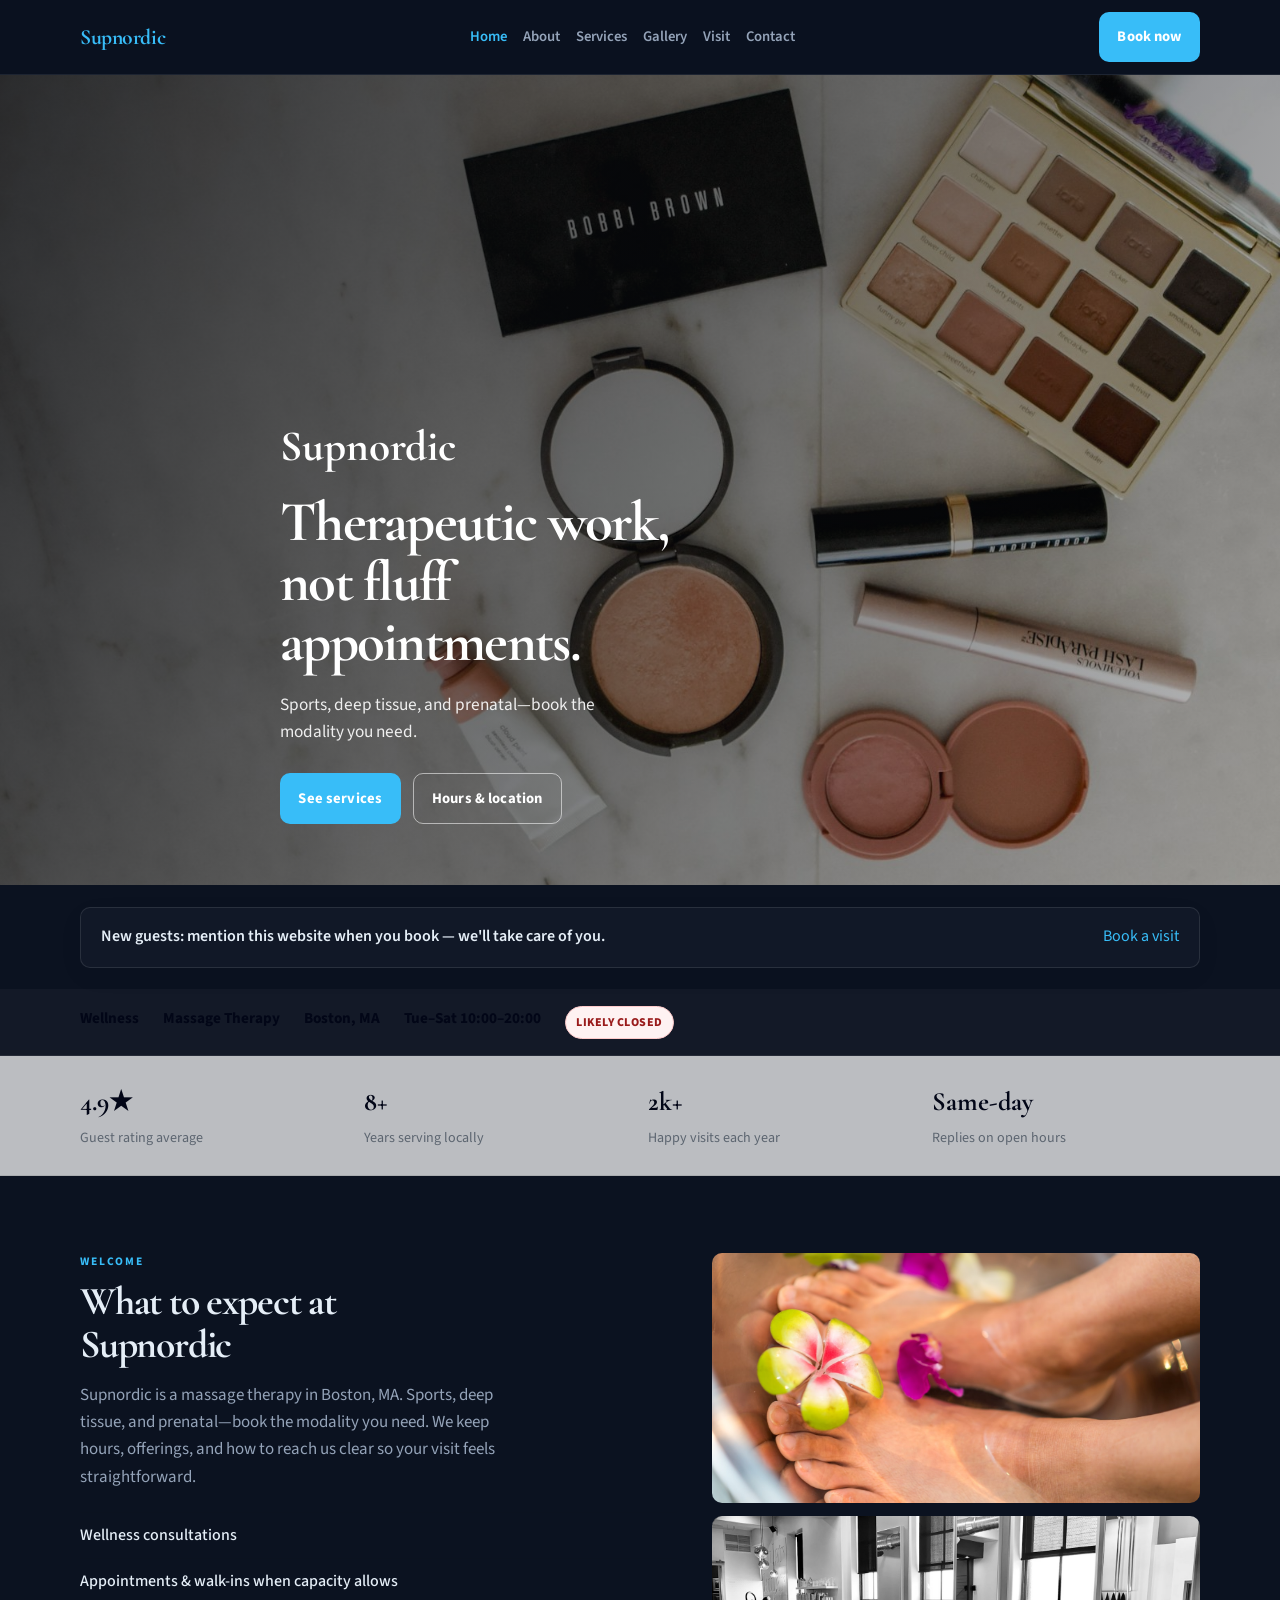
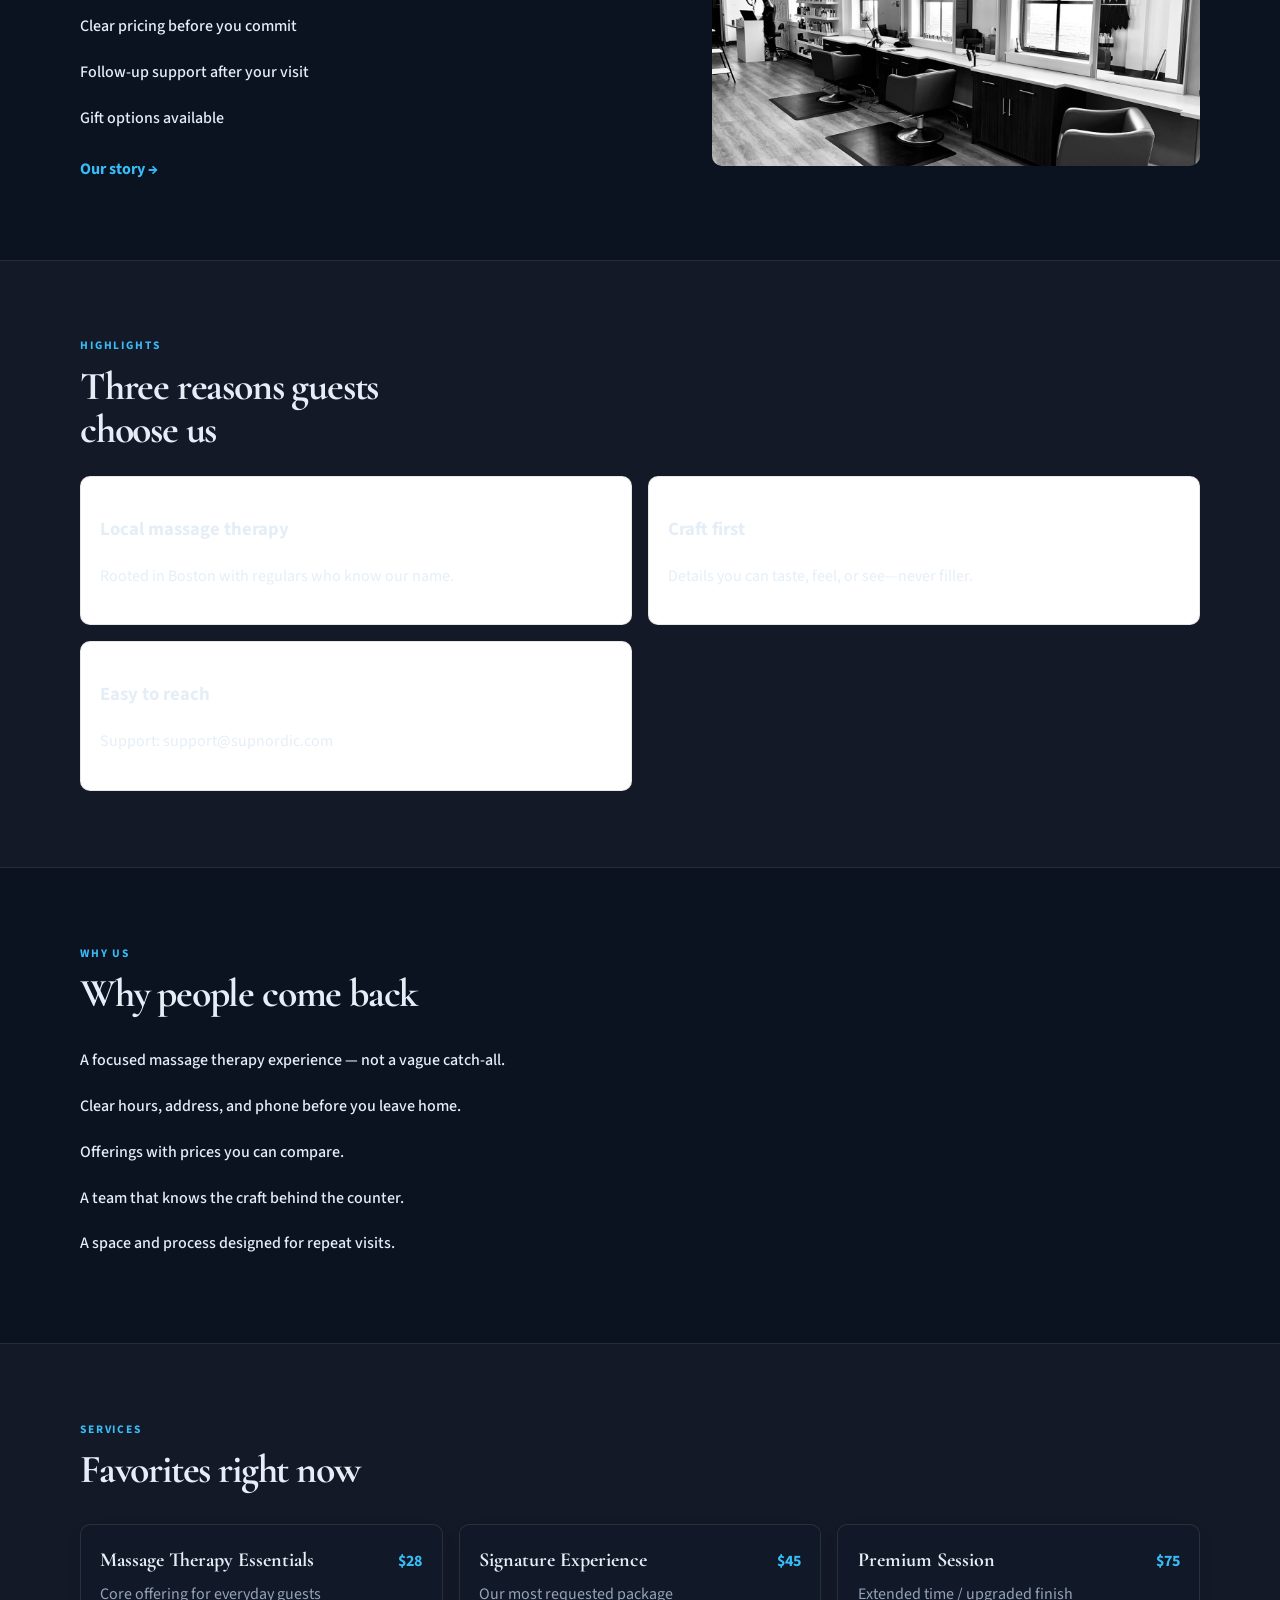
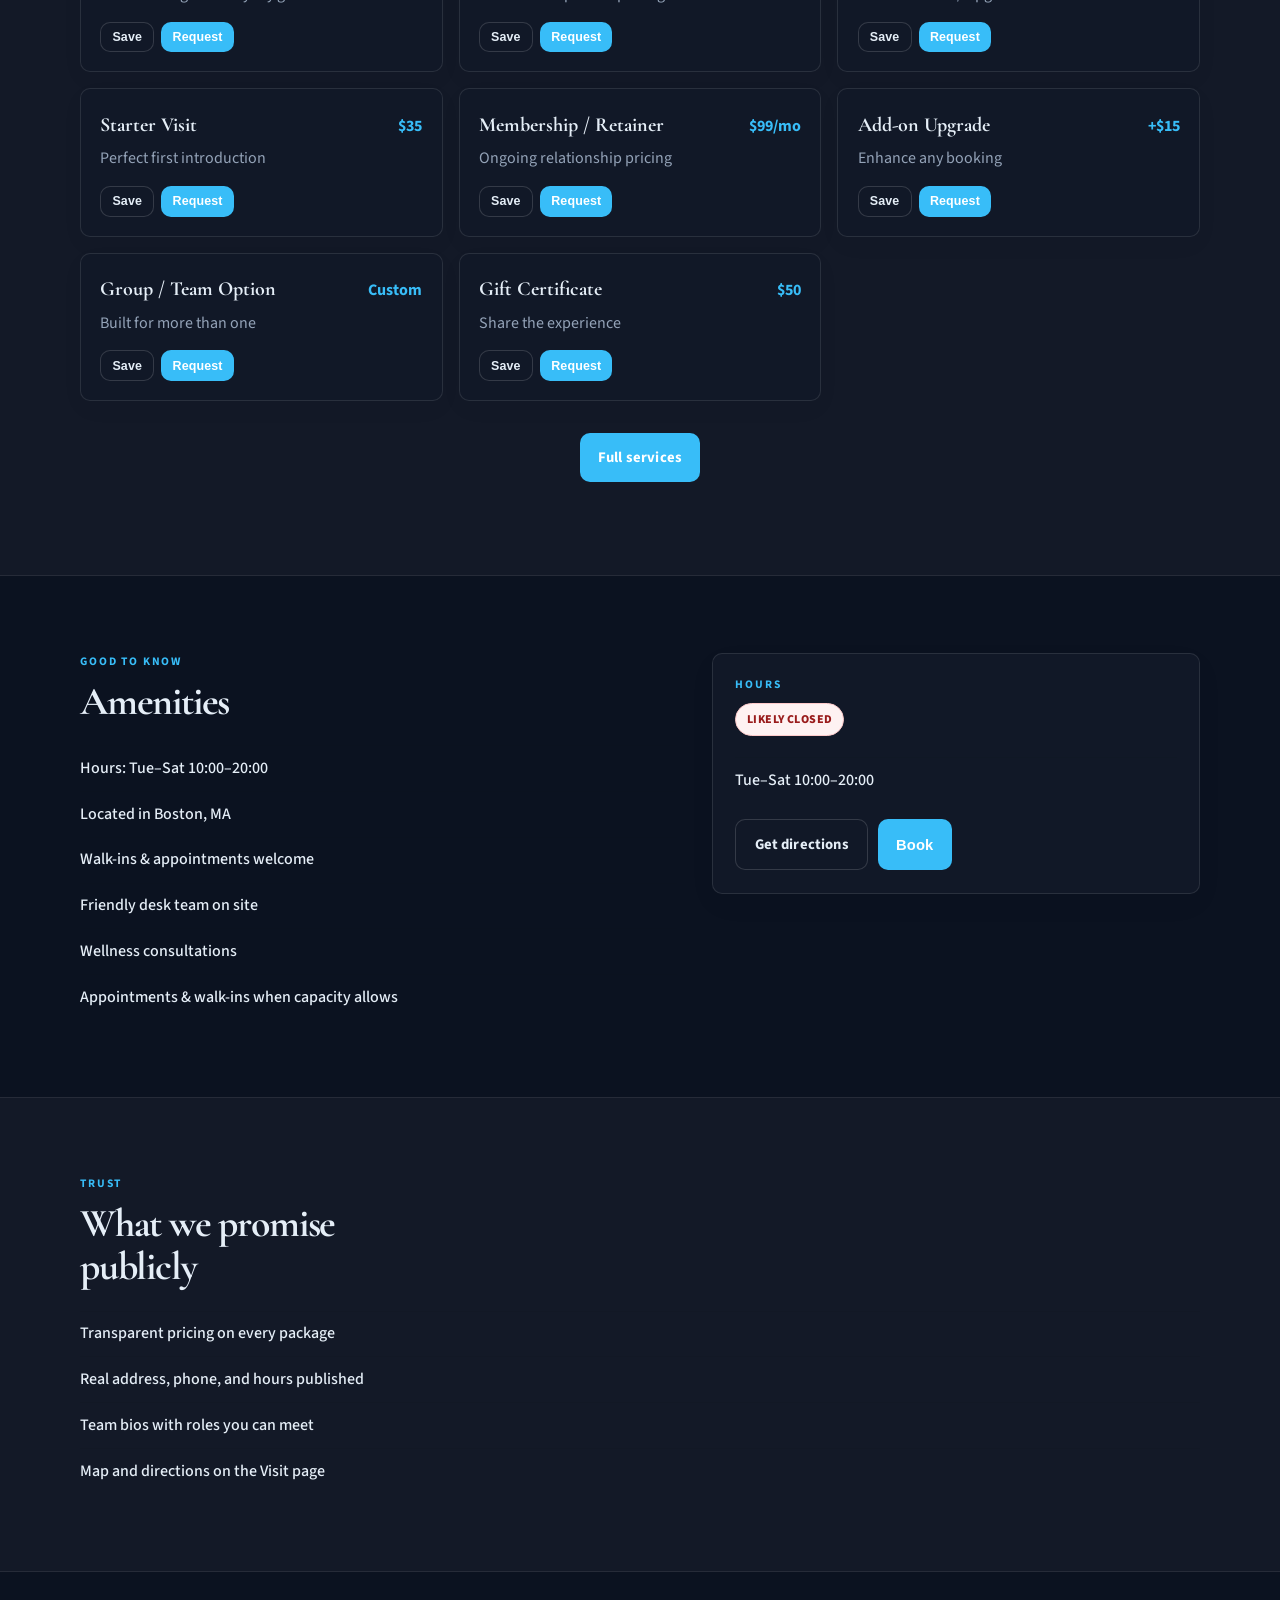
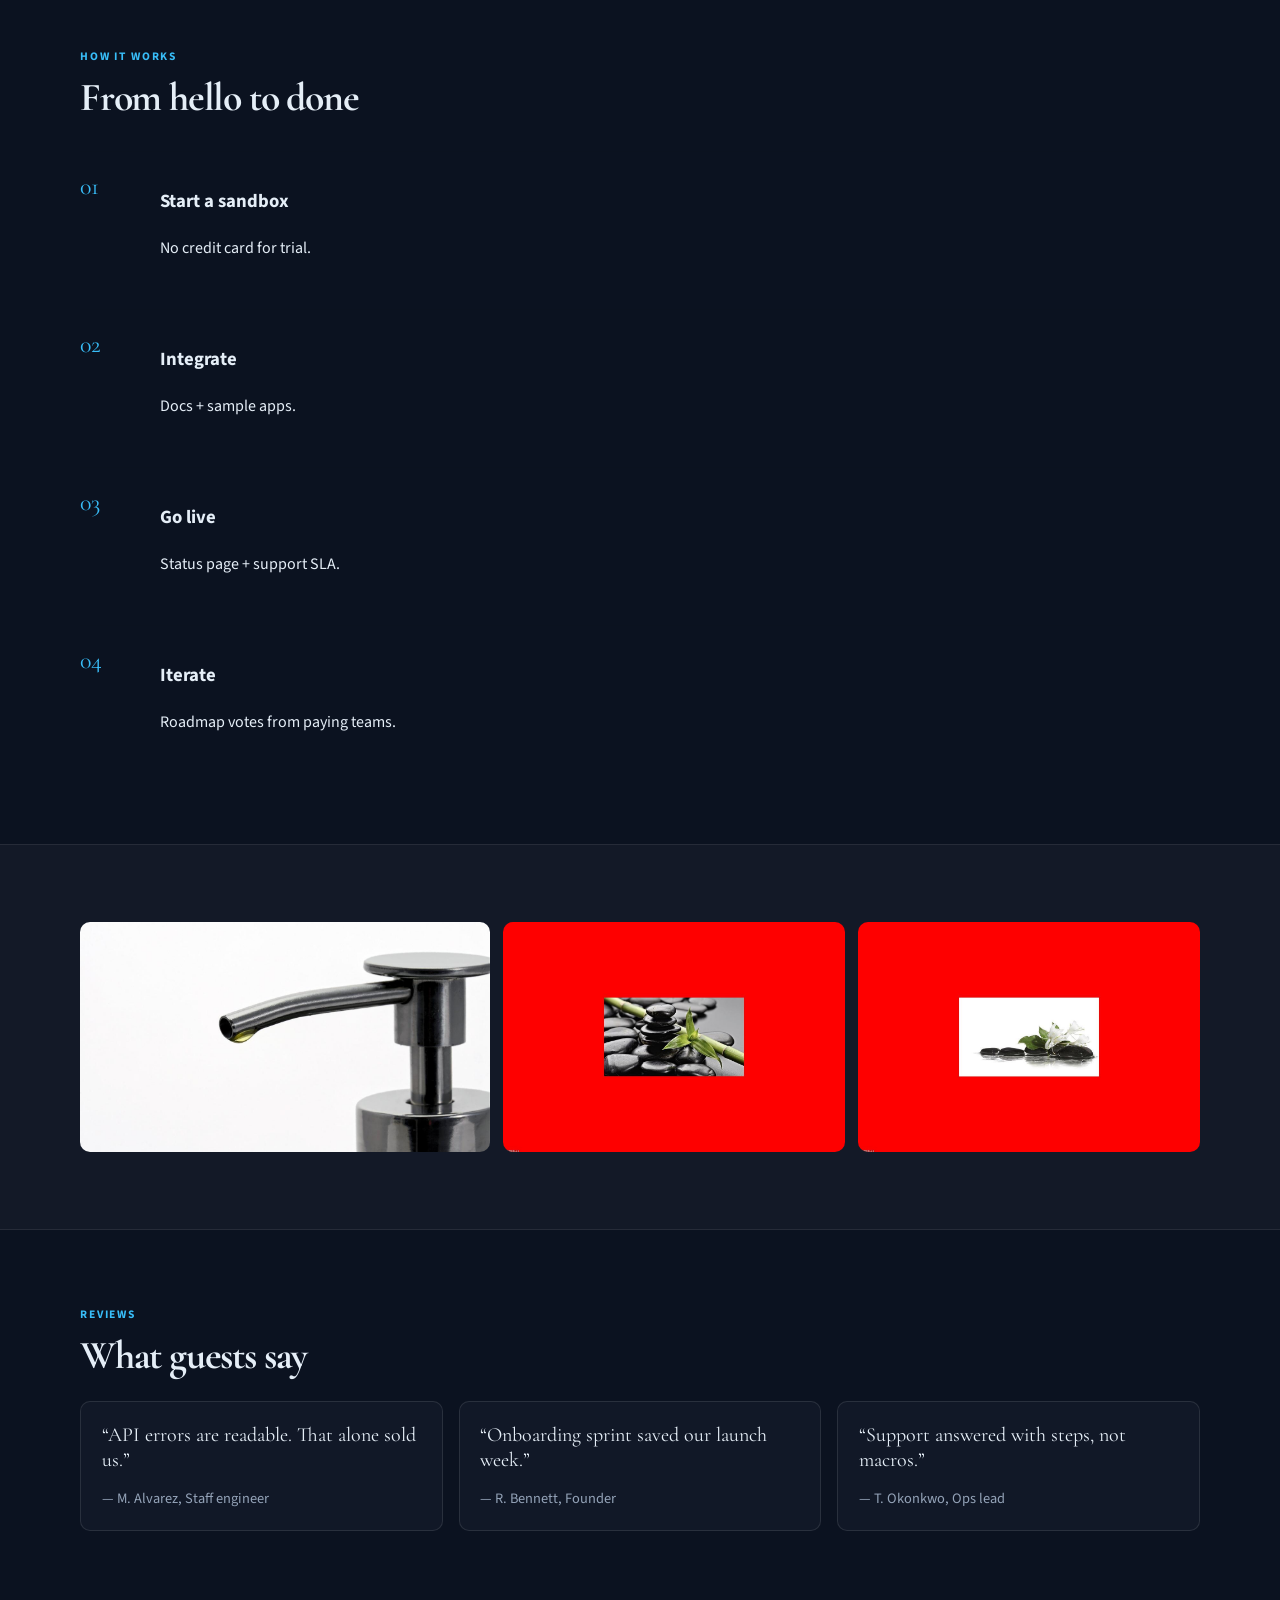
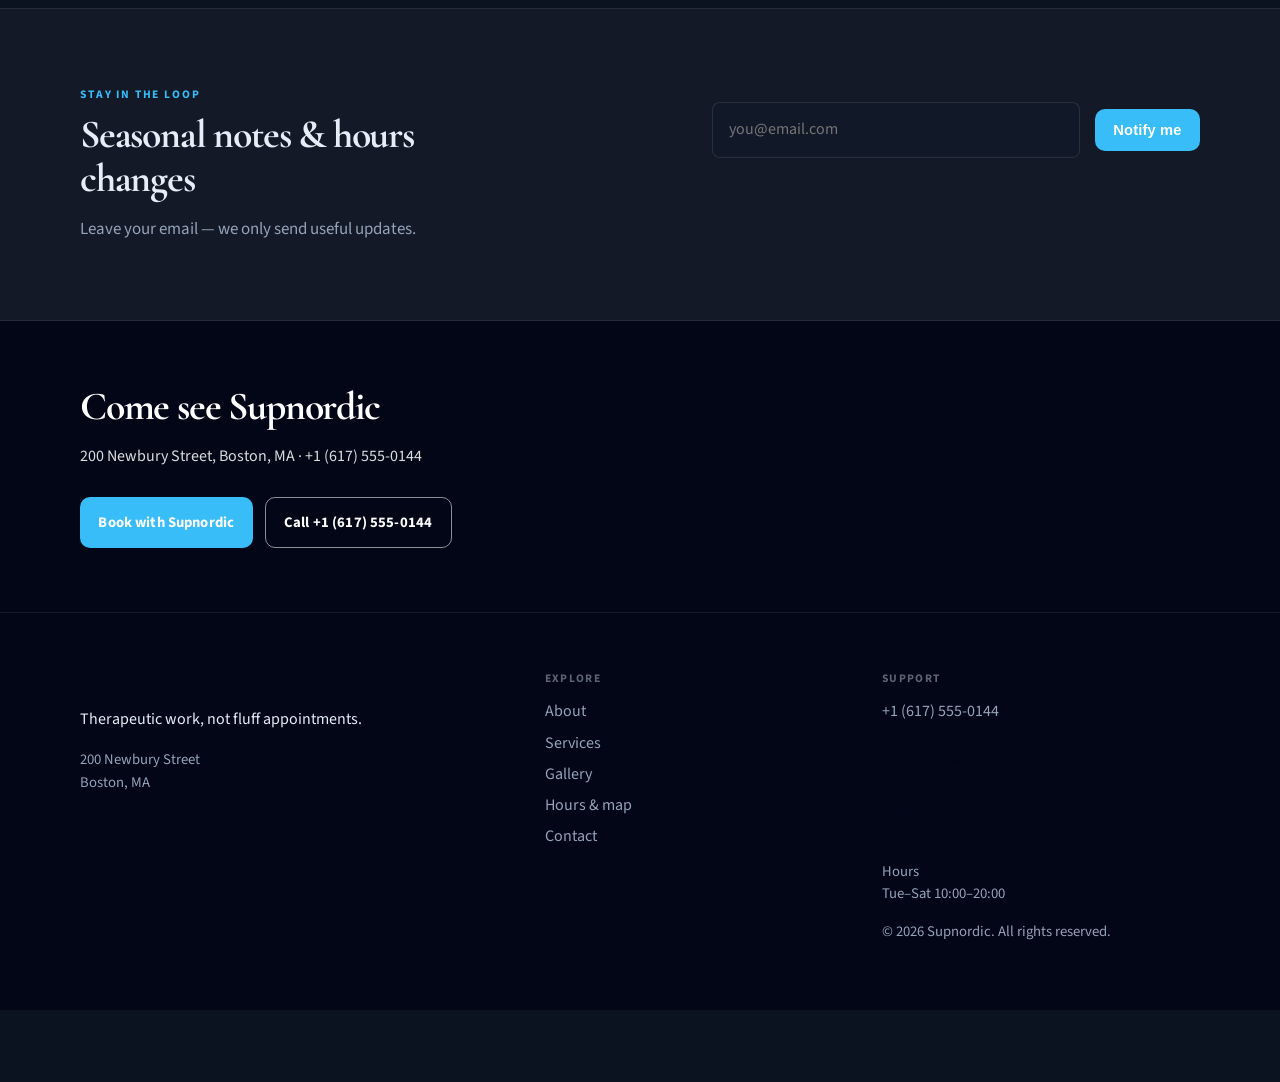
<file: index.html>
<!DOCTYPE html>
<html lang="en">
<head>
  <meta charset="UTF-8" />
  <meta name="viewport" content="width=device-width, initial-scale=1" />
  <title>Supnordic | Massage Therapy</title>
  <meta name="description" content="Supnordic — Therapeutic work, not fluff appointments." />
  <meta name="theme-color" content="#111111" />
  <link rel="preconnect" href="https://fonts.googleapis.com" />
  <link rel="preconnect" href="https://fonts.gstatic.com" crossorigin />
  <link href="https://fonts.googleapis.com/css2?family=Cormorant+Garamond:wght@600;700&family=Source+Sans+3:wght@400;500;600;700&display=swap" rel="stylesheet" />
  <link rel="stylesheet" href="styles.css" />
  <link rel="icon" href="favicon.svg" type="image/svg+xml" />
</head>
<body>

  <header class="top">
    <div class="shell bar">
      <a class="logo" href="index.html">Supnordic</a>
      <button class="nav-toggle" type="button" aria-label="Open menu" data-nav-toggle>
        <span></span><span></span><span></span>
      </button>
      <nav data-nav><a href="index.html" class="on">Home</a><a href="about.html">About</a><a href="offerings.html">Services</a><a href="gallery.html">Gallery</a><a href="visit.html">Visit</a><a href="contact.html">Contact</a></nav>
      <a class="cta" href="contact.html" data-open-book>Book now</a>
    </div>
  </header>
  <main>
    <section class="hero">
      <div class="hero-bg" style="background-image:url('assets/img-1.jpg')"></div>
      <div class="hero-shade"></div>
      <div class="shell hero-copy">
        <p class="brand">Supnordic</p>
        <h1>Therapeutic work, not fluff appointments.</h1>
        <p class="lede">Sports, deep tissue, and prenatal—book the modality you need.</p>
        <div class="actions">
          <a class="btn solid" href="offerings.html">See services</a>
          <a class="btn line" href="visit.html">Hours &amp; location</a>
        </div>
      </div>
    </section>

    <div class="promo shell"><p>New guests: mention this website when you book — we'll take care of you.</p><button type="button" class="text-cta" data-open-book>Book a visit</button></div>

    <section class="strip"><div class="shell strip-row">
      <span>Wellness</span><span>Massage Therapy</span>
      <span>Boston, MA</span><span>Tue–Sat 10:00–20:00</span>
      <span class="open-badge" data-open-badge>Checking hours…</span>
    </div></section>

    <section class="stats-band"><div class="shell stats-row"><div class="stat"><b>4.9★</b><span>Guest rating average</span></div>
<div class="stat"><b>8+</b><span>Years serving locally</span></div>
<div class="stat"><b>2k+</b><span>Happy visits each year</span></div>
<div class="stat"><b>Same-day</b><span>Replies on open hours</span></div></div></section>

    <section class="block">
      <div class="shell split">
        <div>
          <p class="eyebrow">Welcome</p>
          <h2>What to expect at Supnordic</h2>
          <p class="lead">Supnordic is a massage therapy in Boston, MA. Sports, deep tissue, and prenatal—book the modality you need. We keep hours, offerings, and how to reach us clear so your visit feels straightforward.</p>
          <ul class="checks"><li>Wellness consultations</li>
<li>Appointments & walk-ins when capacity allows</li>
<li>Clear pricing before you commit</li>
<li>Follow-up support after your visit</li>
<li>Gift options available</li></ul>
          <a class="textlink" href="about.html">Our story →</a>
        </div>
        <div class="about-photos">
          <img src="assets/img-2.jpg" alt="Supnordic" />
          <img src="assets/img-3.jpg" alt="Supnordic" />
        </div>
      </div>
    </section>

    <section class="block tint">
      <div class="shell">
        <p class="eyebrow">Highlights</p>
        <h2>Three reasons guests choose us</h2>
        <div class="value-grid"><article><h3>Local massage therapy</h3><p>Rooted in Boston with regulars who know our name.</p></article>
<article><h3>Craft first</h3><p>Details you can taste, feel, or see—never filler.</p></article>
<article><h3>Easy to reach</h3><p>Support: support@supnordic.com</p></article></div>
      </div>
    </section>

    <section class="block">
      <div class="shell">
        <p class="eyebrow">Why us</p>
        <h2>Why people come back</h2>
        <ul class="why"><li>A focused massage therapy experience — not a vague catch-all.</li>
<li>Clear hours, address, and phone before you leave home.</li>
<li>Offerings with prices you can compare.</li>
<li>A team that knows the craft behind the counter.</li>
<li>A space and process designed for repeat visits.</li></ul>
      </div>
    </section>

    <section class="block tint">
      <div class="shell">
        <p class="eyebrow">Services</p>
        <h2>Favorites right now</h2>
        <div class="menu-grid"><article class="item" data-item="Massage Therapy Essentials">
          <div class="item-top"><h3>Massage Therapy Essentials</h3><span class="price">$28</span></div>
          <p>Core offering for everyday guests</p>
          <div class="item-actions">
            <button type="button" class="btn quiet mini" data-save-item data-name="Massage Therapy Essentials">Save</button>
            <button type="button" class="btn solid mini" data-open-book data-pref="Massage Therapy Essentials">Request</button>
          </div>
        </article>
<article class="item" data-item="Signature Experience">
          <div class="item-top"><h3>Signature Experience</h3><span class="price">$45</span></div>
          <p>Our most requested package</p>
          <div class="item-actions">
            <button type="button" class="btn quiet mini" data-save-item data-name="Signature Experience">Save</button>
            <button type="button" class="btn solid mini" data-open-book data-pref="Signature Experience">Request</button>
          </div>
        </article>
<article class="item" data-item="Premium Session">
          <div class="item-top"><h3>Premium Session</h3><span class="price">$75</span></div>
          <p>Extended time / upgraded finish</p>
          <div class="item-actions">
            <button type="button" class="btn quiet mini" data-save-item data-name="Premium Session">Save</button>
            <button type="button" class="btn solid mini" data-open-book data-pref="Premium Session">Request</button>
          </div>
        </article>
<article class="item" data-item="Starter Visit">
          <div class="item-top"><h3>Starter Visit</h3><span class="price">$35</span></div>
          <p>Perfect first introduction</p>
          <div class="item-actions">
            <button type="button" class="btn quiet mini" data-save-item data-name="Starter Visit">Save</button>
            <button type="button" class="btn solid mini" data-open-book data-pref="Starter Visit">Request</button>
          </div>
        </article>
<article class="item" data-item="Membership / Retainer">
          <div class="item-top"><h3>Membership / Retainer</h3><span class="price">$99/mo</span></div>
          <p>Ongoing relationship pricing</p>
          <div class="item-actions">
            <button type="button" class="btn quiet mini" data-save-item data-name="Membership / Retainer">Save</button>
            <button type="button" class="btn solid mini" data-open-book data-pref="Membership / Retainer">Request</button>
          </div>
        </article>
<article class="item" data-item="Add-on Upgrade">
          <div class="item-top"><h3>Add-on Upgrade</h3><span class="price">+$15</span></div>
          <p>Enhance any booking</p>
          <div class="item-actions">
            <button type="button" class="btn quiet mini" data-save-item data-name="Add-on Upgrade">Save</button>
            <button type="button" class="btn solid mini" data-open-book data-pref="Add-on Upgrade">Request</button>
          </div>
        </article>
<article class="item" data-item="Group / Team Option">
          <div class="item-top"><h3>Group / Team Option</h3><span class="price">Custom</span></div>
          <p>Built for more than one</p>
          <div class="item-actions">
            <button type="button" class="btn quiet mini" data-save-item data-name="Group / Team Option">Save</button>
            <button type="button" class="btn solid mini" data-open-book data-pref="Group / Team Option">Request</button>
          </div>
        </article>
<article class="item" data-item="Gift Certificate">
          <div class="item-top"><h3>Gift Certificate</h3><span class="price">$50</span></div>
          <p>Share the experience</p>
          <div class="item-actions">
            <button type="button" class="btn quiet mini" data-save-item data-name="Gift Certificate">Save</button>
            <button type="button" class="btn solid mini" data-open-book data-pref="Gift Certificate">Request</button>
          </div>
        </article></div>
        <p class="center-cta"><a class="btn solid" href="offerings.html">Full services</a></p>
      </div>
    </section>

    <section class="block">
      <div class="shell amenity-grid">
        <div>
          <p class="eyebrow">Good to know</p>
          <h2>Amenities</h2>
          <ul class="checks"><li>Hours: Tue–Sat 10:00–20:00</li>
<li>Located in Boston, MA</li>
<li>Walk-ins & appointments welcome</li>
<li>Friendly desk team on site</li>
<li>Wellness consultations</li>
<li>Appointments & walk-ins when capacity allows</li></ul>
        </div>
        <div class="hours-card">
          <p class="eyebrow">Hours</p>
          <span class="open-badge" data-open-badge>Checking hours…</span>
          <ul class="hours"><li>Tue–Sat 10:00–20:00</li></ul>
          <div class="card-actions">
            <a class="btn quiet" href="visit.html">Get directions</a>
            <button type="button" class="btn solid" data-open-book>Book</button>
          </div>
        </div>
      </div>
    </section>

    <section class="block tint">
      <div class="shell">
        <p class="eyebrow">Trust</p>
        <h2>What we promise publicly</h2>
        <ul class="checks"><li>Transparent pricing on every package</li>
<li>Real address, phone, and hours published</li>
<li>Team bios with roles you can meet</li>
<li>Map and directions on the Visit page</li></ul>
      </div>
    </section>

    <section class="block">
      <div class="shell">
        <p class="eyebrow">How it works</p>
        <h2>From hello to done</h2>
        <ol class="process"><li><span>01</span><div><h3>Start a sandbox</h3><p>No credit card for trial.</p></div></li>
<li><span>02</span><div><h3>Integrate</h3><p>Docs + sample apps.</p></div></li>
<li><span>03</span><div><h3>Go live</h3><p>Status page + support SLA.</p></div></li>
<li><span>04</span><div><h3>Iterate</h3><p>Roadmap votes from paying teams.</p></div></li></ol>
      </div>
    </section>

    <section class="block tint">
      <div class="shell mosaic">
        <img src="assets/img-10.jpg" alt="" />
        <img src="assets/img-11.jpg" alt="" />
        <img src="assets/img-12.jpg" alt="" />
      </div>
    </section>

    <section class="block">
      <div class="shell">
        <p class="eyebrow">Reviews</p>
        <h2>What guests say</h2>
        <div class="quotes"><blockquote><p>“API errors are readable. That alone sold us.”</p><footer>— M. Alvarez, Staff engineer</footer></blockquote>
<blockquote><p>“Onboarding sprint saved our launch week.”</p><footer>— R. Bennett, Founder</footer></blockquote>
<blockquote><p>“Support answered with steps, not macros.”</p><footer>— T. Okonkwo, Ops lead</footer></blockquote></div>
      </div>
    </section>

    <section class="block tint">
      <div class="shell newsletter">
        <div>
          <p class="eyebrow">Stay in the loop</p>
          <h2>Seasonal notes &amp; hours changes</h2>
          <p class="lead">Leave your email — we only send useful updates.</p>
        </div>
        <form class="news-form" data-newsletter>
          <label class="sr">Email</label>
          <input type="email" name="email" placeholder="you@email.com" required />
          <button type="submit" class="btn solid">Notify me</button>
        </form>
      </div>
    </section>

    <section class="cta-band">
      <div class="shell">
        <h2>Come see Supnordic</h2>
        <p>200 Newbury Street, Boston, MA · +1 (617) 555-0144</p>
        <div class="actions">
          <a class="btn solid" href="contact.html">Book with Supnordic</a>
          <a class="btn line" href="tel:+16175550144">Call +1 (617) 555-0144</a>
        </div>
      </div>
    </section>
  </main>

  <footer class="foot">
    <div class="shell foot-grid">
      <div>
        <strong>Supnordic</strong>
        <p>Therapeutic work, not fluff appointments.</p>
        <p class="foot-meta">200 Newbury Street<br/>Boston, MA</p>
      </div>
      <div>
        <p class="fh">Explore</p>
        <a href="about.html">About</a>
        <a href="offerings.html">Services</a>
        <a href="gallery.html">Gallery</a>
        <a href="visit.html">Hours &amp; map</a>
        <a href="contact.html">Contact</a>
      </div>
      <div>
        <p class="fh">Support</p>
        <a href="tel:+16175550144">+1 (617) 555-0144</a>
        <p class="mail-plain">support@supnordic.com</p>
        <p class="mail-plain">hello@supnordic.com</p>
        <p class="foot-meta">Hours<br/>Tue–Sat 10:00–20:00</p>
        <p class="foot-meta">© 2026 Supnordic. All rights reserved.</p>
      </div>
    </div>
  </footer>
  <div class="mobile-cta">
    <a href="tel:+16175550144">Call</a>
    <button type="button" data-open-book>Book</button>
    <a href="visit.html">Map</a>
  </div>
  <div class="toast" data-toast hidden></div>

  <div class="modal" data-book-modal hidden>
    <div class="modal-card">
      <button class="modal-close" type="button" data-close-book aria-label="Close">×</button>
      <p class="eyebrow">Quick book</p>
      <h3>Request a spot at Supnordic</h3>
      <p class="lead">We confirm by email during open hours.</p>
      <form class="contact-form compact" data-quick-book data-support="support@supnordic.com">
        <label>Name<input name="name" required placeholder="Your name" /></label>
        <label>Email<input type="email" name="email" required placeholder="you@email.com" /></label>
        <label>When<input name="when" required placeholder="Day &amp; time" /></label>
        <label>Notes<textarea name="message" rows="3" placeholder="Party size, preferences…"></textarea></label>
        <button class="btn solid" type="submit">Send request</button>
      </form>
    </div>
  </div>

  <div class="lightbox" data-lightbox hidden>
    <button class="modal-close" type="button" data-lightbox-close aria-label="Close">×</button>
    <img data-lightbox-img alt="" />
    <div class="lightbox-nav">
      <button type="button" data-lightbox-prev>‹</button>
      <button type="button" data-lightbox-next>›</button>
    </div>
  </div>
  <script src="site.js"></script>
</body></html>
</file>
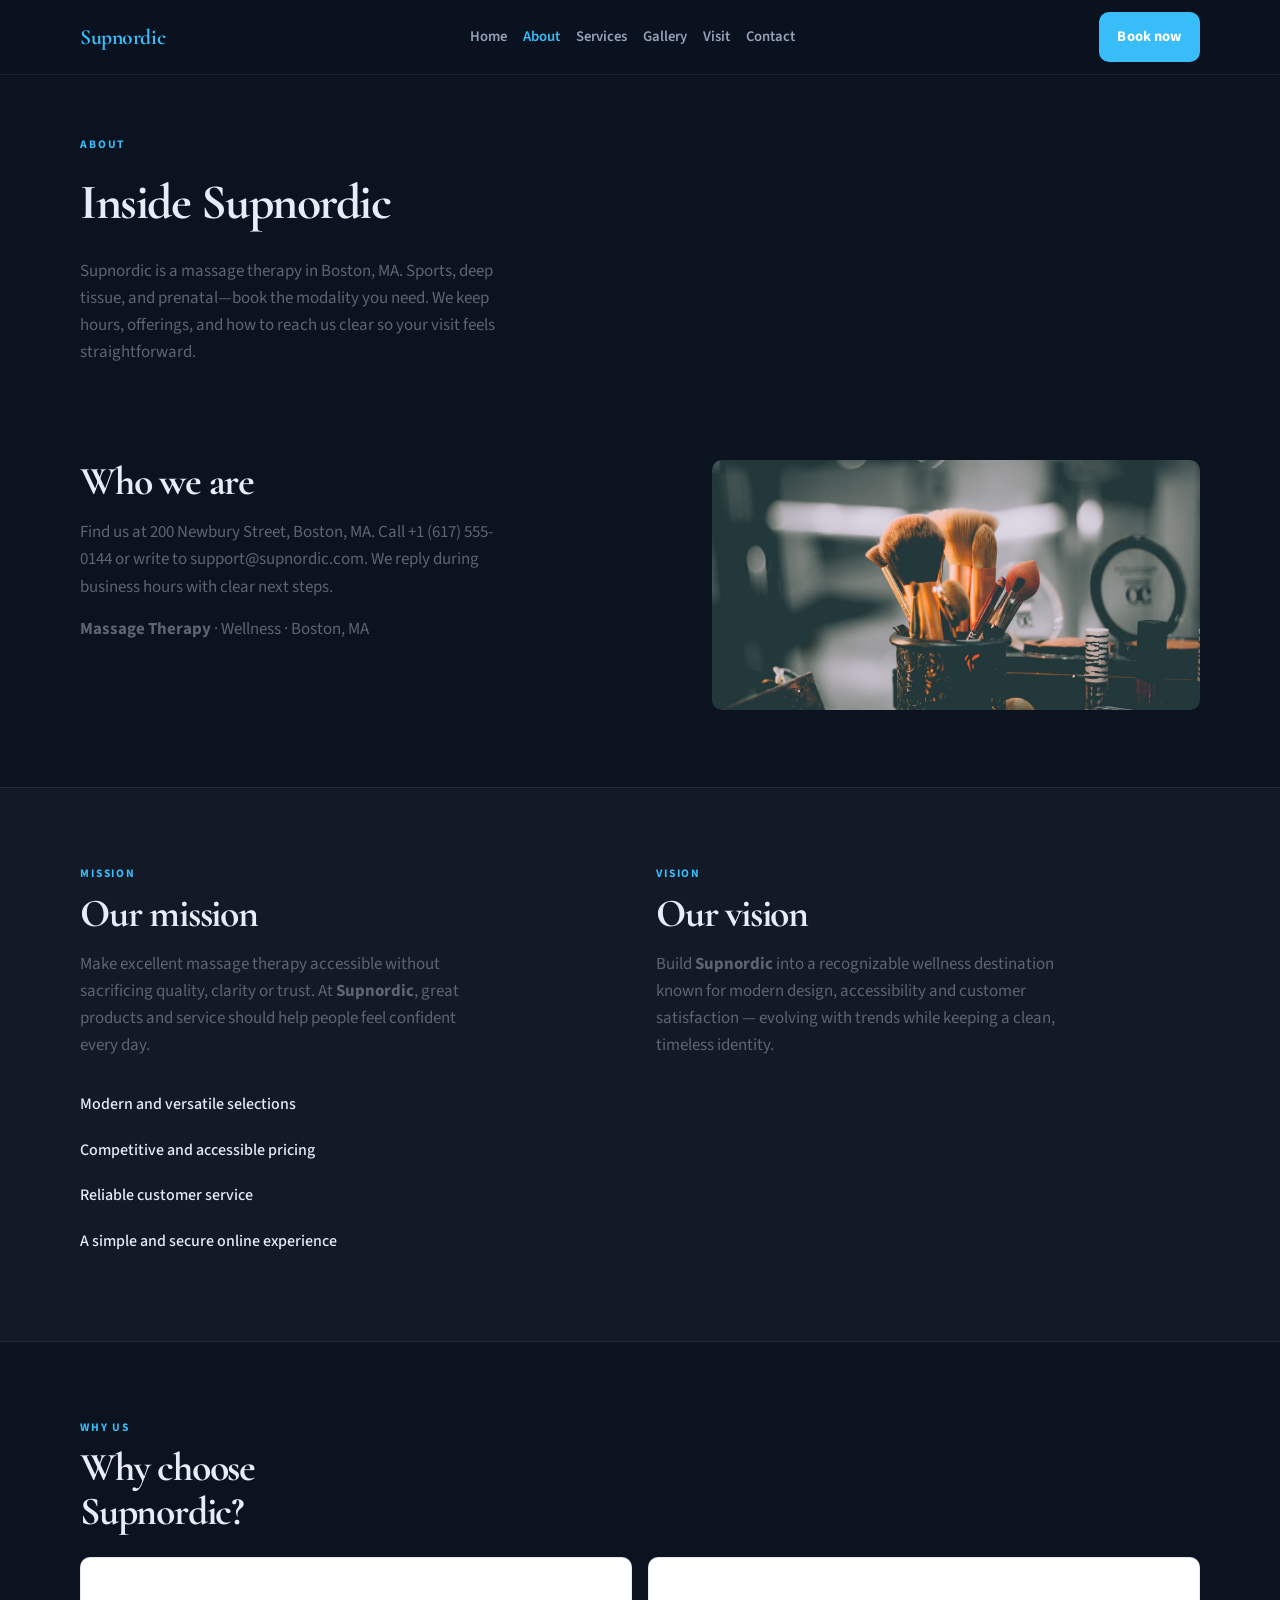
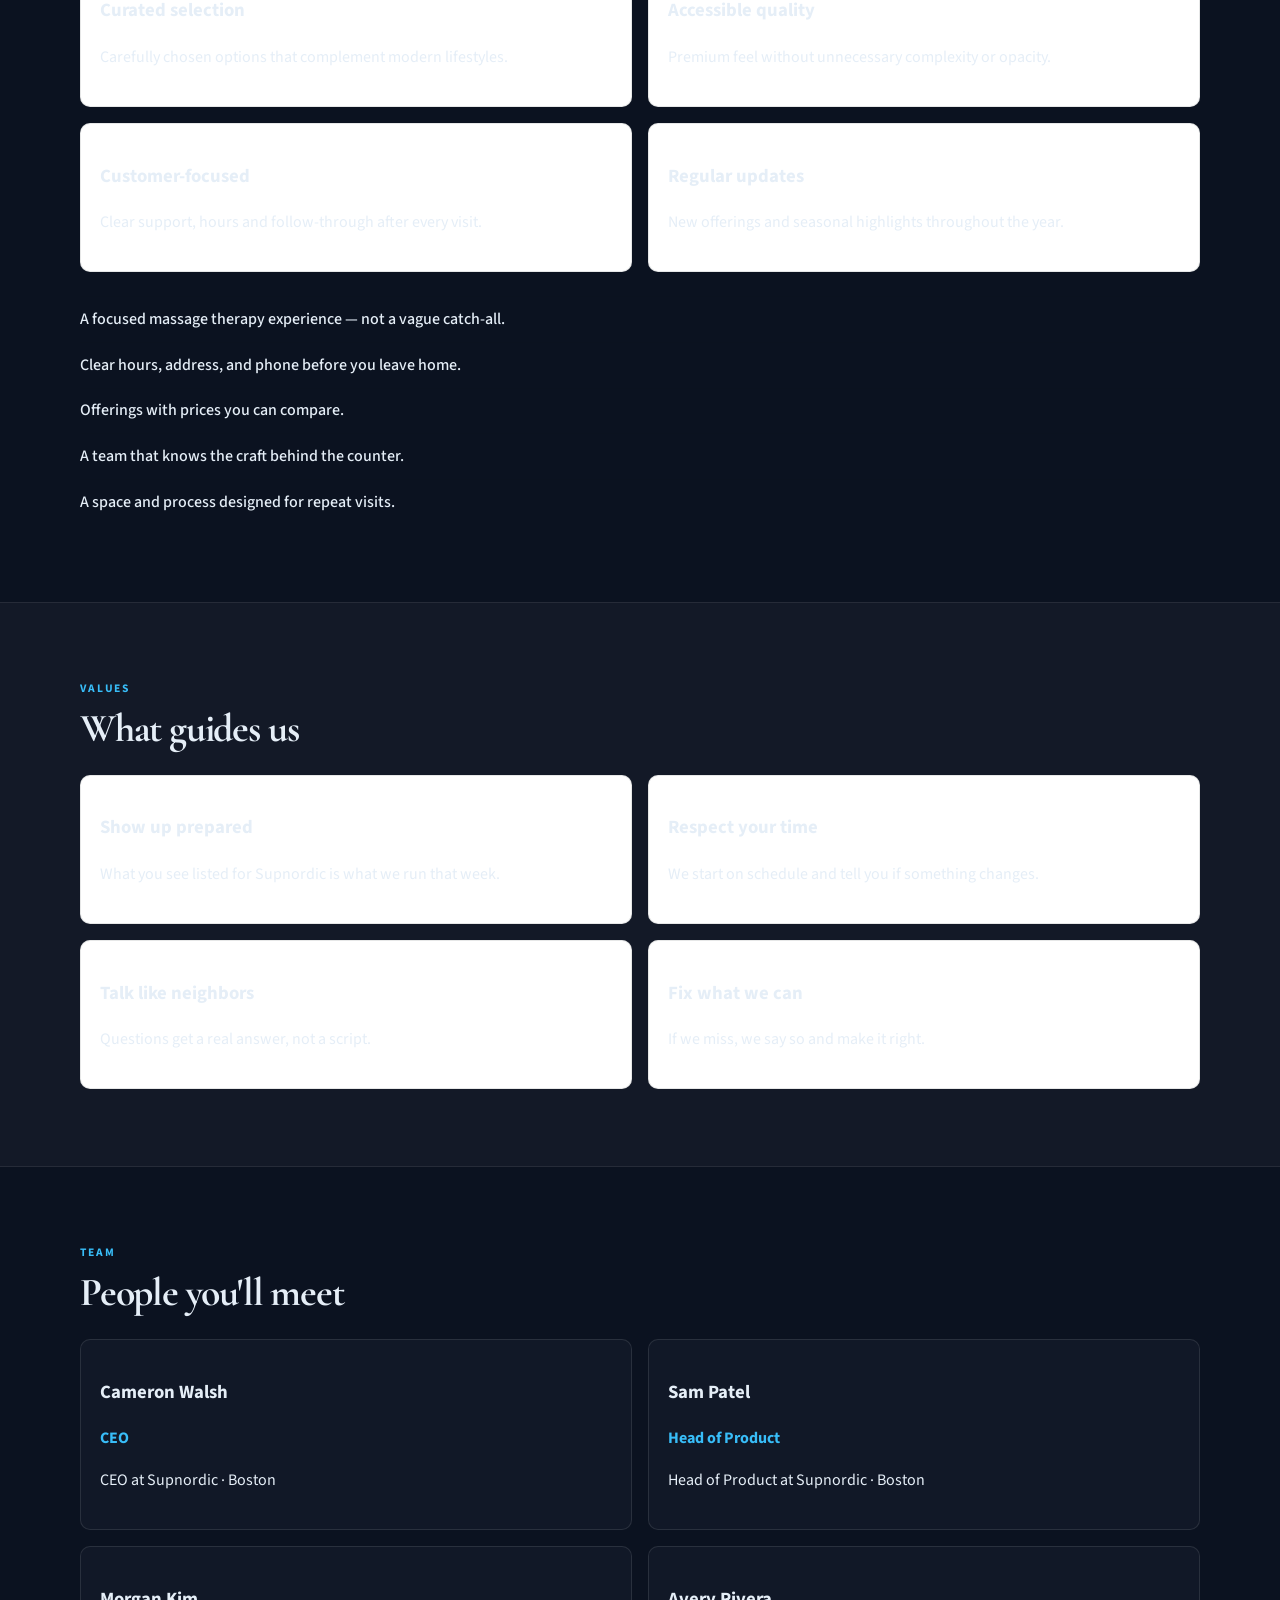
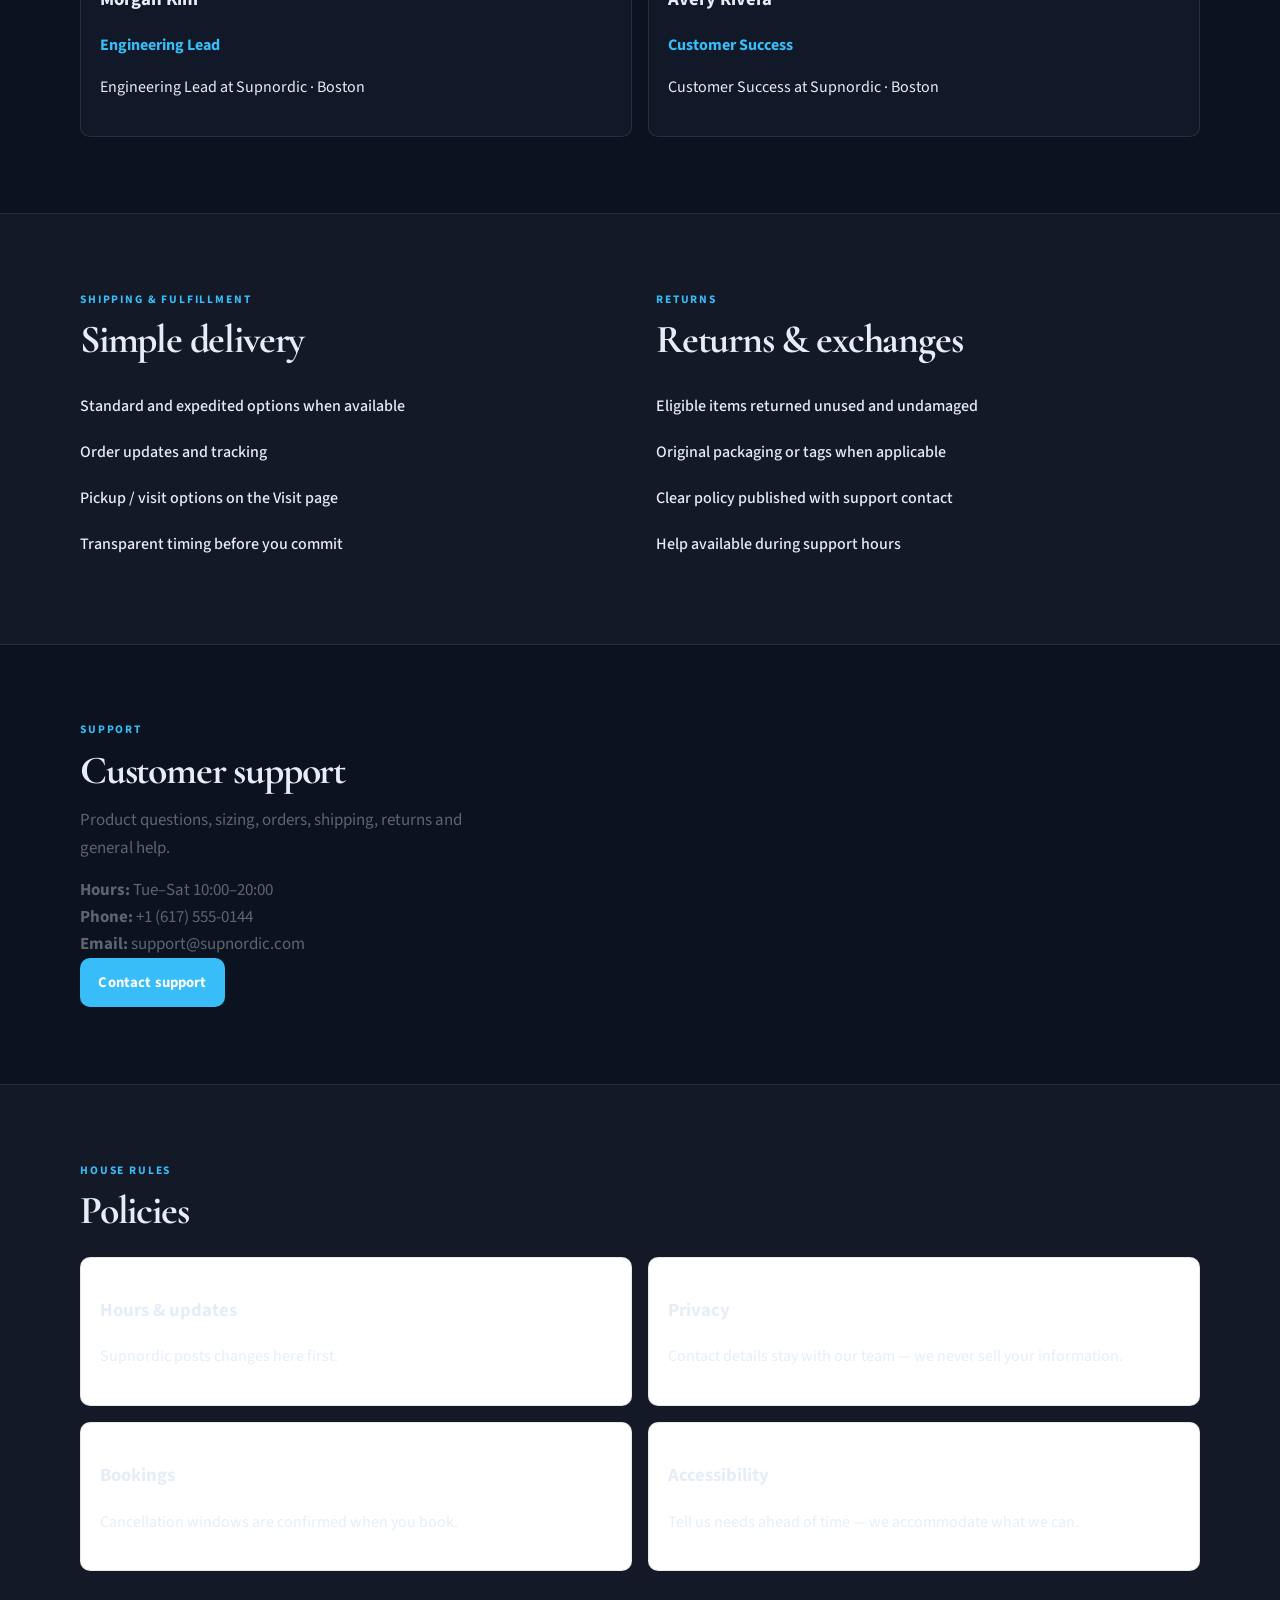
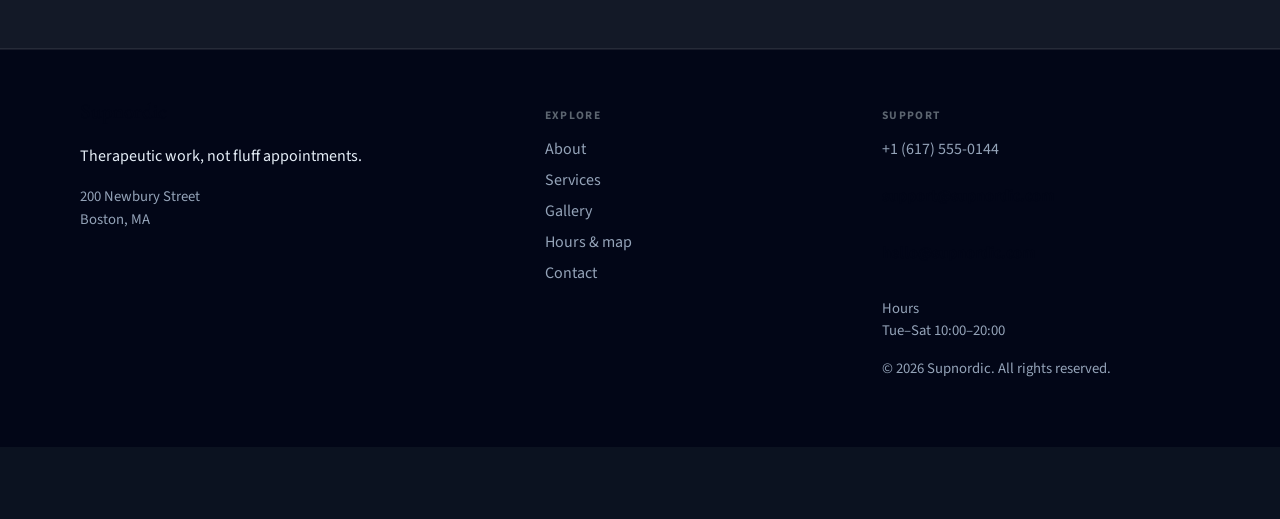
<file: about.html>
<!DOCTYPE html>
<html lang="en">
<head>
  <meta charset="UTF-8" />
  <meta name="viewport" content="width=device-width, initial-scale=1" />
  <title>About | Supnordic</title>
  <meta name="description" content="Supnordic is a massage therapy in Boston, MA. Sports, deep tissue, and prenatal—book the modality you need. We keep hours, offerings, and how to reach" />
  <meta name="theme-color" content="#111111" />
  <link rel="preconnect" href="https://fonts.googleapis.com" />
  <link rel="preconnect" href="https://fonts.gstatic.com" crossorigin />
  <link href="https://fonts.googleapis.com/css2?family=Cormorant+Garamond:wght@600;700&family=Source+Sans+3:wght@400;500;600;700&display=swap" rel="stylesheet" />
  <link rel="stylesheet" href="styles.css" />
  <link rel="icon" href="favicon.svg" type="image/svg+xml" />
</head>
<body>

  <header class="top">
    <div class="shell bar">
      <a class="logo" href="index.html">Supnordic</a>
      <button class="nav-toggle" type="button" aria-label="Open menu" data-nav-toggle>
        <span></span><span></span><span></span>
      </button>
      <nav data-nav><a href="index.html">Home</a><a href="about.html" class="on">About</a><a href="offerings.html">Services</a><a href="gallery.html">Gallery</a><a href="visit.html">Visit</a><a href="contact.html">Contact</a></nav>
      <a class="cta" href="contact.html" data-open-book>Book now</a>
    </div>
  </header>  <main class="page">
    <section class="page-hero"><div class="shell">
      <p class="eyebrow">About</p>
      <h1>Inside Supnordic</h1>
      <p class="lead">Supnordic is a massage therapy in Boston, MA. Sports, deep tissue, and prenatal—book the modality you need. We keep hours, offerings, and how to reach us clear so your visit feels straightforward.</p>
    </div></section>
    <section class="block"><div class="shell split">
      <div>
        <h2>Who we are</h2>
        <p class="lead">Find us at 200 Newbury Street, Boston, MA. Call +1 (617) 555-0144 or write to support@supnordic.com. We reply during business hours with clear next steps.</p>
        <p class="lead"><strong>Massage Therapy</strong> · Wellness · Boston, MA</p>
      </div>
      <img class="solo" src="assets/img-4.jpg" alt="Supnordic" />
    </div></section>
    <section class="block tint"><div class="shell two-col">
      <article>
        <p class="eyebrow">Mission</p>
        <h2>Our mission</h2>
        <p class="lead">Make excellent massage therapy accessible without sacrificing quality, clarity or trust. At <strong>Supnordic</strong>, great products and service should help people feel confident every day.</p>
        <ul class="checks">
          <li>Modern and versatile selections</li>
          <li>Competitive and accessible pricing</li>
          <li>Reliable customer service</li>
          <li>A simple and secure online experience</li>
        </ul>
      </article>
      <article>
        <p class="eyebrow">Vision</p>
        <h2>Our vision</h2>
        <p class="lead">Build <strong>Supnordic</strong> into a recognizable wellness destination known for modern design, accessibility and customer satisfaction — evolving with trends while keeping a clean, timeless identity.</p>
      </article>
    </div></section>
    <section class="block"><div class="shell">
      <p class="eyebrow">Why us</p>
      <h2>Why choose Supnordic?</h2>
      <div class="value-grid">
        <article><h3>Curated selection</h3><p>Carefully chosen options that complement modern lifestyles.</p></article>
        <article><h3>Accessible quality</h3><p>Premium feel without unnecessary complexity or opacity.</p></article>
        <article><h3>Customer-focused</h3><p>Clear support, hours and follow-through after every visit.</p></article>
        <article><h3>Regular updates</h3><p>New offerings and seasonal highlights throughout the year.</p></article>
      </div>
      <ul class="checks" style="margin-top:1.5rem"><li>A focused massage therapy experience — not a vague catch-all.</li>
<li>Clear hours, address, and phone before you leave home.</li>
<li>Offerings with prices you can compare.</li>
<li>A team that knows the craft behind the counter.</li>
<li>A space and process designed for repeat visits.</li></ul>
    </div></section>
    <section class="block tint"><div class="shell">
      <p class="eyebrow">Values</p>
      <h2>What guides us</h2>
      <div class="value-grid"><article><h3>Show up prepared</h3><p>What you see listed for Supnordic is what we run that week.</p></article>
<article><h3>Respect your time</h3><p>We start on schedule and tell you if something changes.</p></article>
<article><h3>Talk like neighbors</h3><p>Questions get a real answer, not a script.</p></article>
<article><h3>Fix what we can</h3><p>If we miss, we say so and make it right.</p></article></div>
    </div></section>
    <section class="block"><div class="shell">
      <p class="eyebrow">Team</p>
      <h2>People you'll meet</h2>
      <div class="team-grid"><article class="person"><h3>Cameron Walsh</h3><p class="role">CEO</p><p>CEO at Supnordic · Boston</p></article>
<article class="person"><h3>Sam Patel</h3><p class="role">Head of Product</p><p>Head of Product at Supnordic · Boston</p></article>
<article class="person"><h3>Morgan Kim</h3><p class="role">Engineering Lead</p><p>Engineering Lead at Supnordic · Boston</p></article>
<article class="person"><h3>Avery Rivera</h3><p class="role">Customer Success</p><p>Customer Success at Supnordic · Boston</p></article></div>
    </div></section>
    <section class="block tint"><div class="shell two-col">
      <article>
        <p class="eyebrow">Shipping &amp; fulfillment</p>
        <h2>Simple delivery</h2>
        <ul class="checks">
          <li>Standard and expedited options when available</li>
          <li>Order updates and tracking</li>
          <li>Pickup / visit options on the Visit page</li>
          <li>Transparent timing before you commit</li>
        </ul>
      </article>
      <article>
        <p class="eyebrow">Returns</p>
        <h2>Returns &amp; exchanges</h2>
        <ul class="checks">
          <li>Eligible items returned unused and undamaged</li>
          <li>Original packaging or tags when applicable</li>
          <li>Clear policy published with support contact</li>
          <li>Help available during support hours</li>
        </ul>
      </article>
    </div></section>
    <section class="block"><div class="shell">
      <p class="eyebrow">Support</p>
      <h2>Customer support</h2>
      <p class="lead">Product questions, sizing, orders, shipping, returns and general help.</p>
      <p class="lead"><strong>Hours:</strong> Tue–Sat 10:00–20:00<br/><strong>Phone:</strong> +1 (617) 555-0144<br/><strong>Email:</strong> support@supnordic.com</p>
      <a class="btn solid" href="contact.html">Contact support</a>
    </div></section>
    <section class="block tint"><div class="shell">
      <p class="eyebrow">House rules</p>
      <h2>Policies</h2>
      <div class="value-grid"><article><h3>Hours & updates</h3><p>Supnordic posts changes here first.</p></article>
<article><h3>Privacy</h3><p>Contact details stay with our team — we never sell your information.</p></article>
<article><h3>Bookings</h3><p>Cancellation windows are confirmed when you book.</p></article>
<article><h3>Accessibility</h3><p>Tell us needs ahead of time — we accommodate what we can.</p></article></div>
    </div></section>
  </main>

  <footer class="foot">
    <div class="shell foot-grid">
      <div>
        <strong>Supnordic</strong>
        <p>Therapeutic work, not fluff appointments.</p>
        <p class="foot-meta">200 Newbury Street<br/>Boston, MA</p>
      </div>
      <div>
        <p class="fh">Explore</p>
        <a href="about.html">About</a>
        <a href="offerings.html">Services</a>
        <a href="gallery.html">Gallery</a>
        <a href="visit.html">Hours &amp; map</a>
        <a href="contact.html">Contact</a>
      </div>
      <div>
        <p class="fh">Support</p>
        <a href="tel:+16175550144">+1 (617) 555-0144</a>
        <p class="mail-plain">support@supnordic.com</p>
        <p class="mail-plain">hello@supnordic.com</p>
        <p class="foot-meta">Hours<br/>Tue–Sat 10:00–20:00</p>
        <p class="foot-meta">© 2026 Supnordic. All rights reserved.</p>
      </div>
    </div>
  </footer>
  <div class="mobile-cta">
    <a href="tel:+16175550144">Call</a>
    <button type="button" data-open-book>Book</button>
    <a href="visit.html">Map</a>
  </div>
  <div class="toast" data-toast hidden></div>

  <div class="modal" data-book-modal hidden>
    <div class="modal-card">
      <button class="modal-close" type="button" data-close-book aria-label="Close">×</button>
      <p class="eyebrow">Quick book</p>
      <h3>Request a spot at Supnordic</h3>
      <p class="lead">We confirm by email during open hours.</p>
      <form class="contact-form compact" data-quick-book data-support="support@supnordic.com">
        <label>Name<input name="name" required placeholder="Your name" /></label>
        <label>Email<input type="email" name="email" required placeholder="you@email.com" /></label>
        <label>When<input name="when" required placeholder="Day &amp; time" /></label>
        <label>Notes<textarea name="message" rows="3" placeholder="Party size, preferences…"></textarea></label>
        <button class="btn solid" type="submit">Send request</button>
      </form>
    </div>
  </div>

  <div class="lightbox" data-lightbox hidden>
    <button class="modal-close" type="button" data-lightbox-close aria-label="Close">×</button>
    <img data-lightbox-img alt="" />
    <div class="lightbox-nav">
      <button type="button" data-lightbox-prev>‹</button>
      <button type="button" data-lightbox-next>›</button>
    </div>
  </div>
  <script src="site.js"></script>
</body></html>
</file>
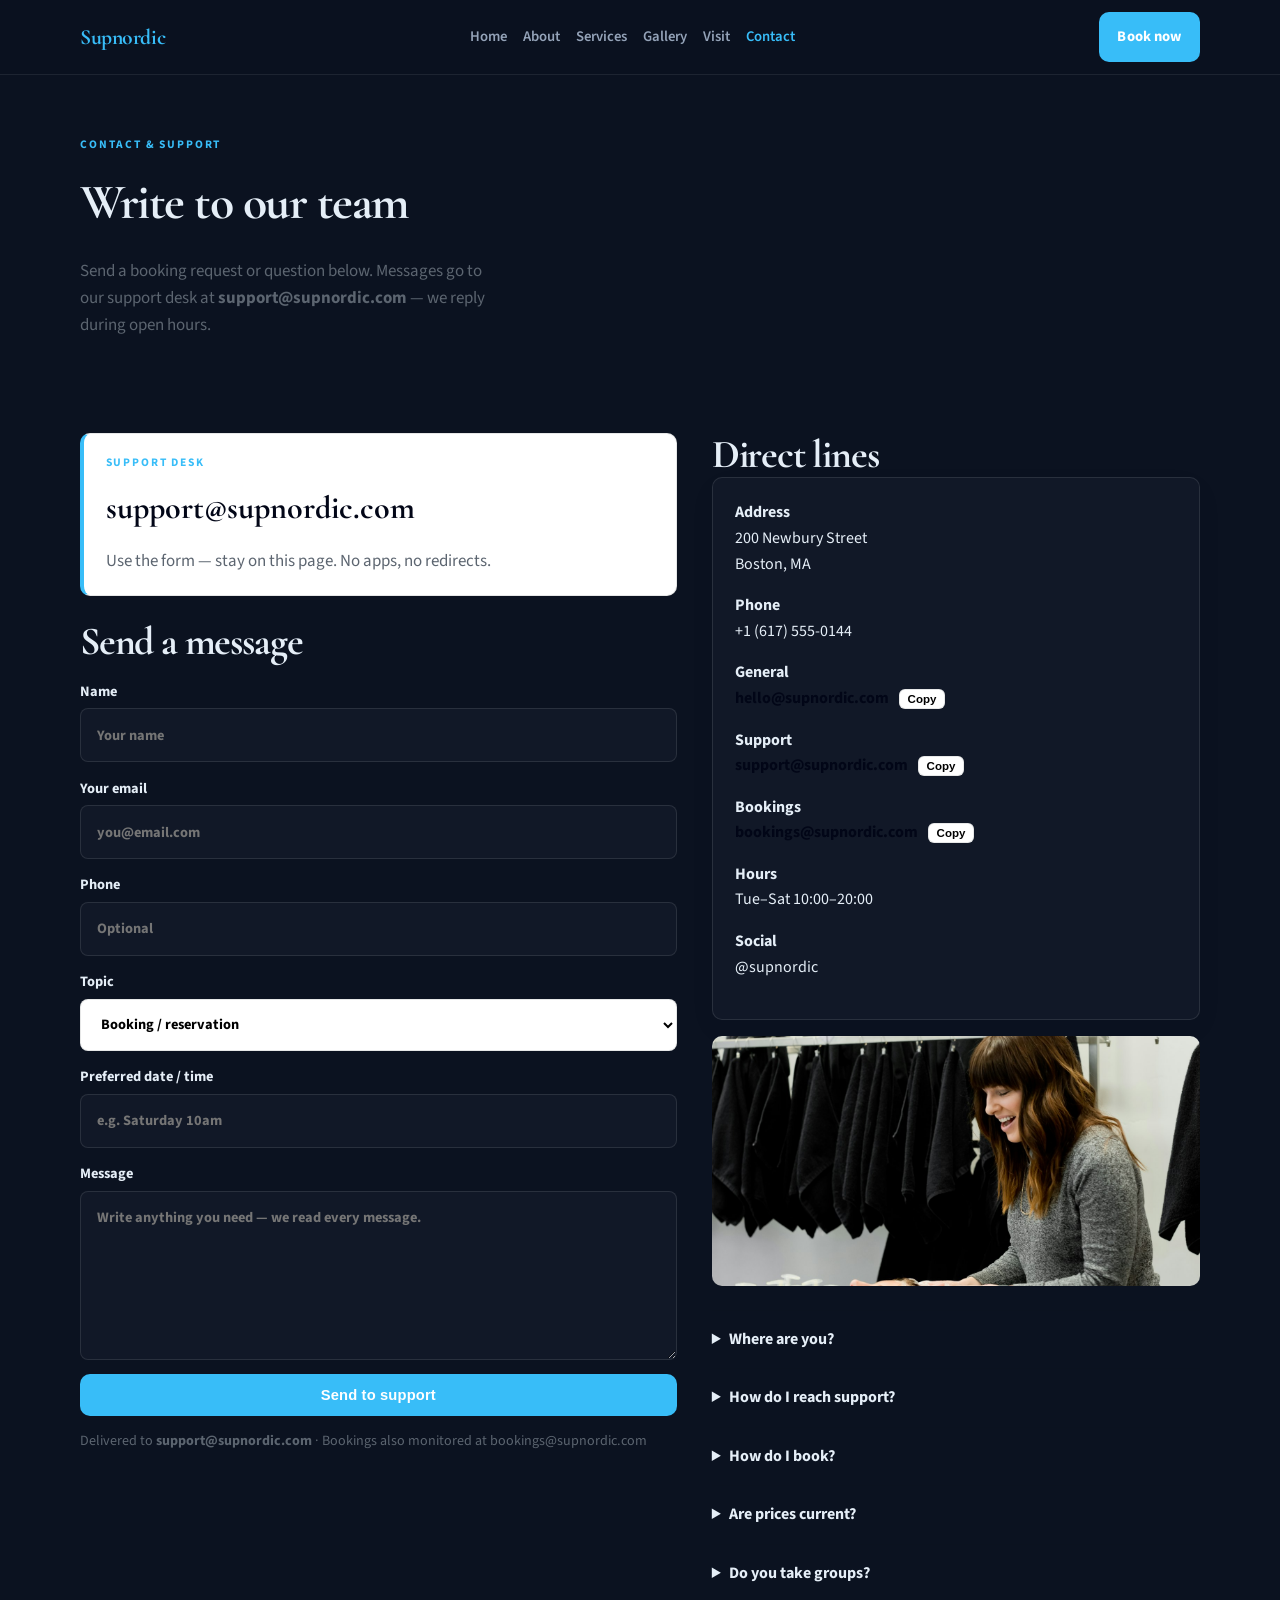
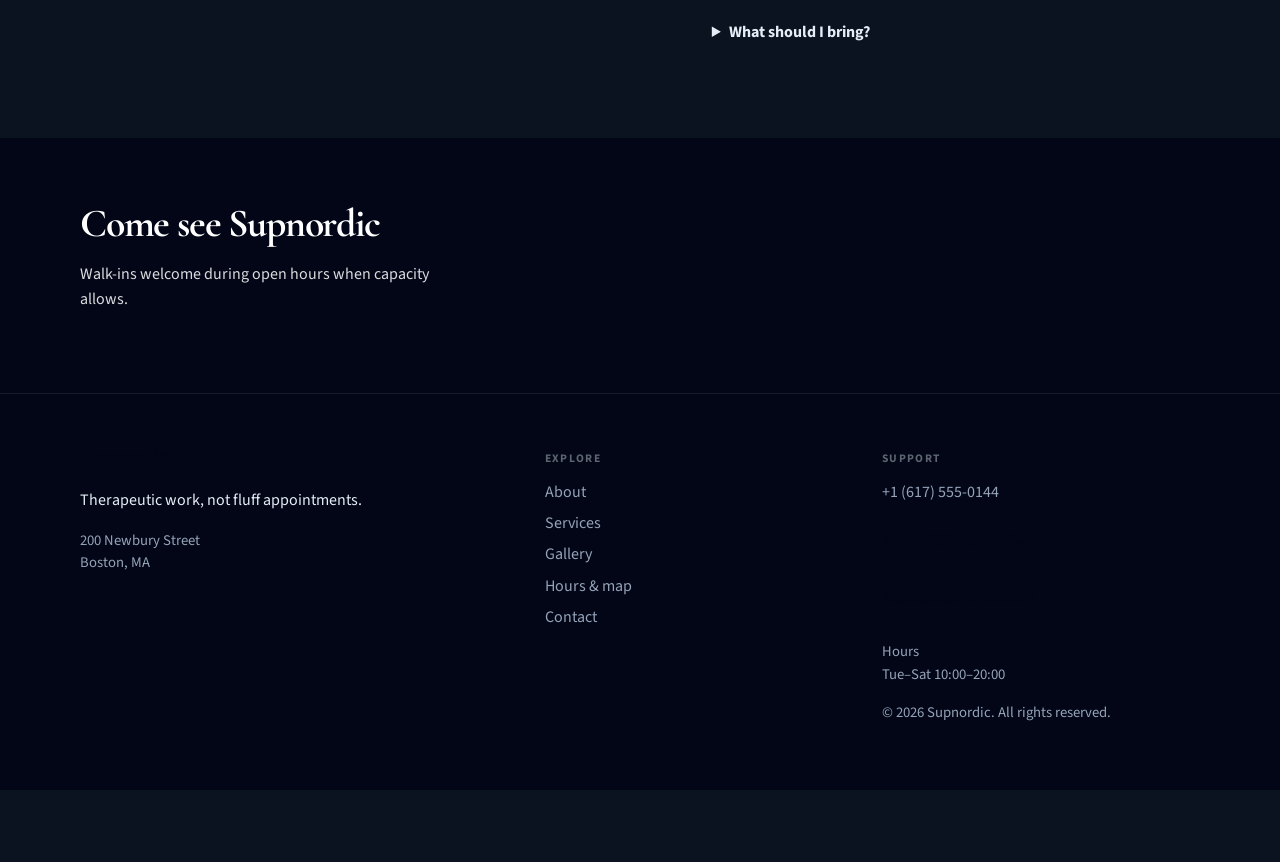
<file: contact.html>
<!DOCTYPE html>
<html lang="en">
<head>
  <meta charset="UTF-8" />
  <meta name="viewport" content="width=device-width, initial-scale=1" />
  <title>Contact | Supnordic</title>
  <meta name="description" content="Contact Supnordic" />
  <meta name="theme-color" content="#111111" />
  <link rel="preconnect" href="https://fonts.googleapis.com" />
  <link rel="preconnect" href="https://fonts.gstatic.com" crossorigin />
  <link href="https://fonts.googleapis.com/css2?family=Cormorant+Garamond:wght@600;700&family=Source+Sans+3:wght@400;500;600;700&display=swap" rel="stylesheet" />
  <link rel="stylesheet" href="styles.css" />
  <link rel="icon" href="favicon.svg" type="image/svg+xml" />
</head>
<body>

  <header class="top">
    <div class="shell bar">
      <a class="logo" href="index.html">Supnordic</a>
      <button class="nav-toggle" type="button" aria-label="Open menu" data-nav-toggle>
        <span></span><span></span><span></span>
      </button>
      <nav data-nav><a href="index.html">Home</a><a href="about.html">About</a><a href="offerings.html">Services</a><a href="gallery.html">Gallery</a><a href="visit.html">Visit</a><a href="contact.html" class="on">Contact</a></nav>
      <a class="cta" href="contact.html" data-open-book>Book now</a>
    </div>
  </header>
  <main class="page">
    <section class="page-hero"><div class="shell">
      <p class="eyebrow">Contact &amp; support</p>
      <h1>Write to our team</h1>
      <p class="lead">Send a booking request or question below. Messages go to our support desk at <strong>support@supnordic.com</strong> — we reply during open hours.</p>
    </div></section>
    <section class="block"><div class="shell contact-grid">
      <div>
        <div class="support-banner">
          <p class="eyebrow">Support desk</p>
          <p class="support-mail">support@supnordic.com</p>
          <p class="lead">Use the form — stay on this page. No apps, no redirects.</p>
        </div>
        <h2>Send a message</h2>
        <form class="contact-form" data-contact data-support="support@supnordic.com">
          <label>Name<input name="name" required placeholder="Your name" autocomplete="name" /></label>
          <label>Your email<input type="email" name="email" required placeholder="you@email.com" autocomplete="email" /></label>
          <label>Phone<input type="tel" name="phone" placeholder="Optional" autocomplete="tel" /></label>
          <label>Topic
            <select name="topic" required>
              <option value="Booking">Booking / reservation</option>
              <option value="Support">Support / question</option>
              <option value="Group">Group or event</option>
              <option value="Other">Something else</option>
            </select>
          </label>
          <label>Preferred date / time<input name="when" placeholder="e.g. Saturday 10am" /></label>
          <label>Message<textarea name="message" rows="6" required placeholder="Write anything you need — we read every message."></textarea></label>
          <button class="btn solid" type="submit">Send to support</button>
          <p class="form-note">Delivered to <strong>support@supnordic.com</strong> · Bookings also monitored at bookings@supnordic.com</p>
        </form>
        <div class="form-success" data-success hidden>
          <h3>Message received</h3>
          <p>Thanks — our team will reply to the email you provided. Reference desk: <strong>support@supnordic.com</strong></p>
          <button type="button" class="btn quiet" data-again>Send another message</button>
        </div>
      </div>
      <div>
        <h2>Direct lines</h2>
        <div class="card stack-card">
          <p><strong>Address</strong><br/>200 Newbury Street<br/>Boston, MA</p>
          <p><strong>Phone</strong><br/><a href="tel:+16175550144">+1 (617) 555-0144</a></p>
          <p><strong>General</strong><br/><span class="mail-plain">hello@supnordic.com</span> <button type="button" class="copy-btn" data-copy="hello@supnordic.com">Copy</button></p>
          <p><strong>Support</strong><br/><span class="mail-plain">support@supnordic.com</span> <button type="button" class="copy-btn" data-copy="support@supnordic.com">Copy</button></p>
          <p><strong>Bookings</strong><br/><span class="mail-plain">bookings@supnordic.com</span> <button type="button" class="copy-btn" data-copy="bookings@supnordic.com">Copy</button></p>
          <p><strong>Hours</strong><br/>Tue–Sat 10:00–20:00</p>
          <p><strong>Social</strong><br/>@supnordic</p>
        </div>
        <img class="solo" src="assets/img-7.jpg" alt="contact" style="margin-top:1rem" />
        <div class="faq" style="margin-top:1.5rem"><details><summary>Where are you?</summary><p>200 Newbury Street, Boston, MA. See the map on Visit.</p></details>
<details><summary>How do I reach support?</summary><p>Use the Contact form or email support@supnordic.com. We reply during open hours.</p></details>
<details><summary>How do I book?</summary><p>Send a message on Contact, email bookings@supnordic.com, or call +1 (617) 555-0144.</p></details>
<details><summary>Are prices current?</summary><p>Listed prices are current and may shift with seasons — we update this site when they do.</p></details>
<details><summary>Do you take groups?</summary><p>Yes for many bookings — tell us the size and date and we'll confirm what Supnordic can host.</p></details>
<details><summary>What should I bring?</summary><p>Just yourself (and any notes on allergies, sizes, or preferences). We'll handle the rest.</p></details></div>
      </div>
    </div></section>
    <section class="cta-band"><div class="shell">
      <h2>Come see Supnordic</h2>
      <p>Walk-ins welcome during open hours when capacity allows.</p>
    </div></section>
  </main>

  <footer class="foot">
    <div class="shell foot-grid">
      <div>
        <strong>Supnordic</strong>
        <p>Therapeutic work, not fluff appointments.</p>
        <p class="foot-meta">200 Newbury Street<br/>Boston, MA</p>
      </div>
      <div>
        <p class="fh">Explore</p>
        <a href="about.html">About</a>
        <a href="offerings.html">Services</a>
        <a href="gallery.html">Gallery</a>
        <a href="visit.html">Hours &amp; map</a>
        <a href="contact.html">Contact</a>
      </div>
      <div>
        <p class="fh">Support</p>
        <a href="tel:+16175550144">+1 (617) 555-0144</a>
        <p class="mail-plain">support@supnordic.com</p>
        <p class="mail-plain">hello@supnordic.com</p>
        <p class="foot-meta">Hours<br/>Tue–Sat 10:00–20:00</p>
        <p class="foot-meta">© 2026 Supnordic. All rights reserved.</p>
      </div>
    </div>
  </footer>
  <div class="mobile-cta">
    <a href="tel:+16175550144">Call</a>
    <button type="button" data-open-book>Book</button>
    <a href="visit.html">Map</a>
  </div>
  <div class="toast" data-toast hidden></div>

  <div class="modal" data-book-modal hidden>
    <div class="modal-card">
      <button class="modal-close" type="button" data-close-book aria-label="Close">×</button>
      <p class="eyebrow">Quick book</p>
      <h3>Request a spot at Supnordic</h3>
      <p class="lead">We confirm by email during open hours.</p>
      <form class="contact-form compact" data-quick-book data-support="support@supnordic.com">
        <label>Name<input name="name" required placeholder="Your name" /></label>
        <label>Email<input type="email" name="email" required placeholder="you@email.com" /></label>
        <label>When<input name="when" required placeholder="Day &amp; time" /></label>
        <label>Notes<textarea name="message" rows="3" placeholder="Party size, preferences…"></textarea></label>
        <button class="btn solid" type="submit">Send request</button>
      </form>
    </div>
  </div>

  <div class="lightbox" data-lightbox hidden>
    <button class="modal-close" type="button" data-lightbox-close aria-label="Close">×</button>
    <img data-lightbox-img alt="" />
    <div class="lightbox-nav">
      <button type="button" data-lightbox-prev>‹</button>
      <button type="button" data-lightbox-next>›</button>
    </div>
  </div>
  <script src="site.js"></script>
</body></html>
</file>
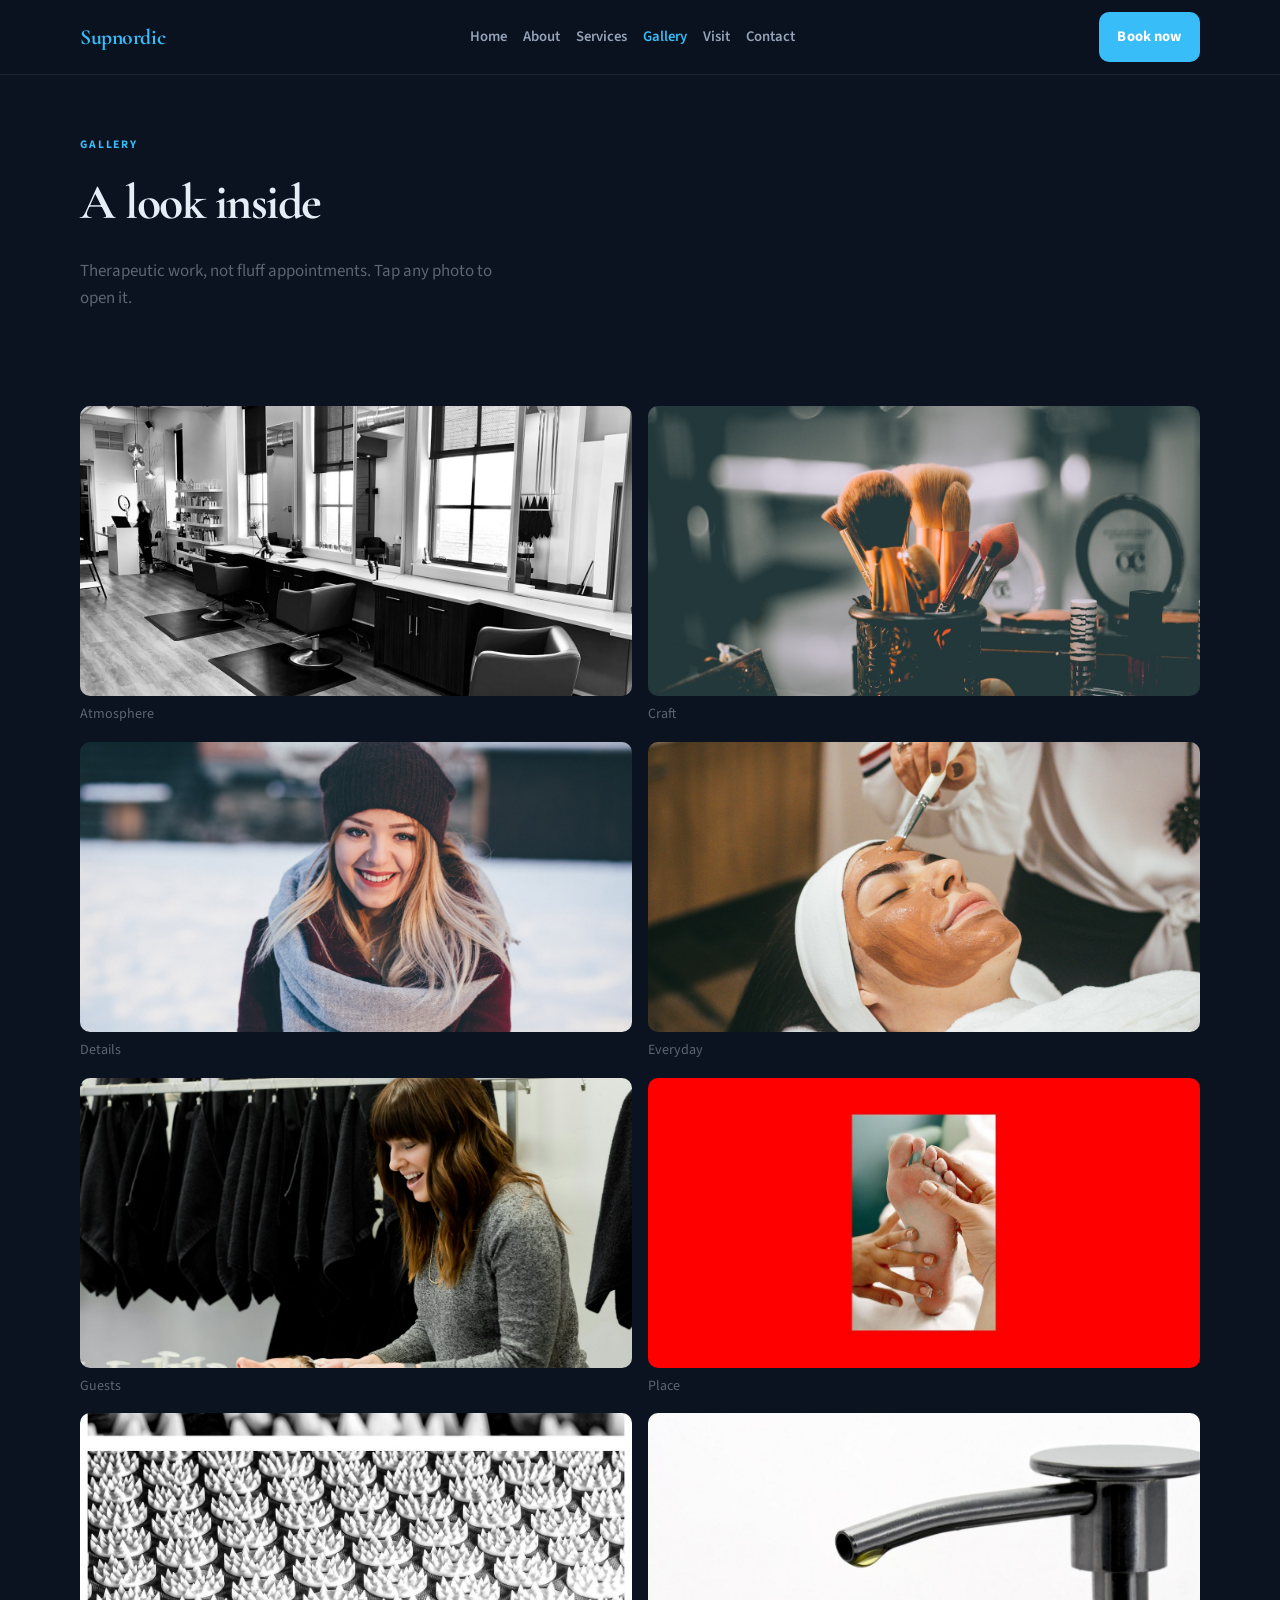
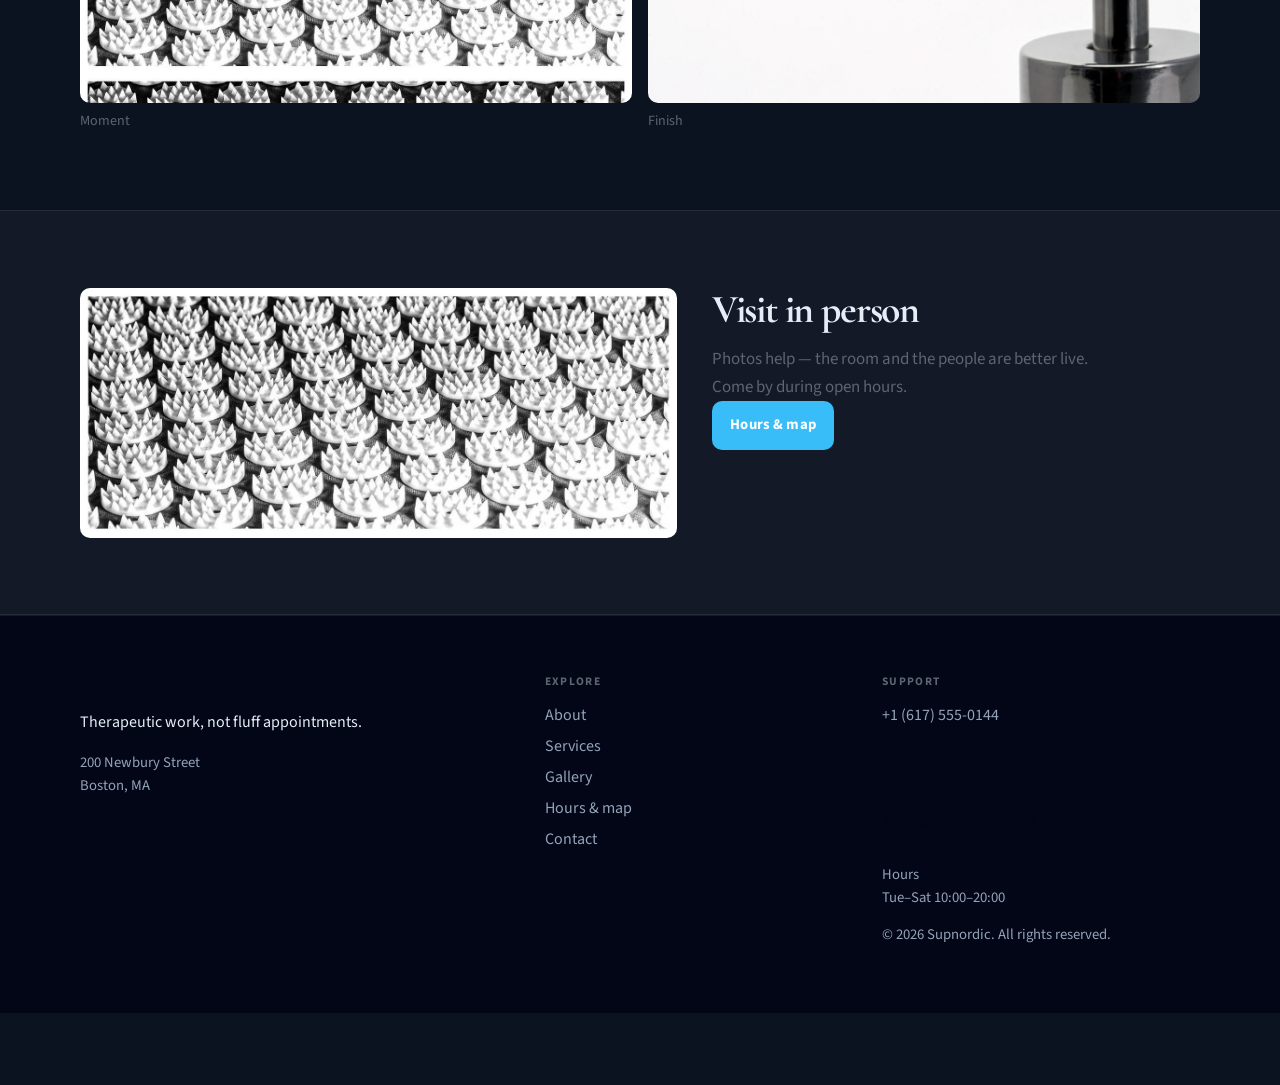
<file: gallery.html>
<!DOCTYPE html>
<html lang="en">
<head>
  <meta charset="UTF-8" />
  <meta name="viewport" content="width=device-width, initial-scale=1" />
  <title>Gallery | Supnordic</title>
  <meta name="description" content="Photos from Supnordic" />
  <meta name="theme-color" content="#111111" />
  <link rel="preconnect" href="https://fonts.googleapis.com" />
  <link rel="preconnect" href="https://fonts.gstatic.com" crossorigin />
  <link href="https://fonts.googleapis.com/css2?family=Cormorant+Garamond:wght@600;700&family=Source+Sans+3:wght@400;500;600;700&display=swap" rel="stylesheet" />
  <link rel="stylesheet" href="styles.css" />
  <link rel="icon" href="favicon.svg" type="image/svg+xml" />
</head>
<body>

  <header class="top">
    <div class="shell bar">
      <a class="logo" href="index.html">Supnordic</a>
      <button class="nav-toggle" type="button" aria-label="Open menu" data-nav-toggle>
        <span></span><span></span><span></span>
      </button>
      <nav data-nav><a href="index.html">Home</a><a href="about.html">About</a><a href="offerings.html">Services</a><a href="gallery.html" class="on">Gallery</a><a href="visit.html">Visit</a><a href="contact.html">Contact</a></nav>
      <a class="cta" href="contact.html" data-open-book>Book now</a>
    </div>
  </header>
  <main class="page">
    <section class="page-hero"><div class="shell">
      <p class="eyebrow">Gallery</p>
      <h1>A look inside</h1>
      <p class="lead">Therapeutic work, not fluff appointments. Tap any photo to open it.</p>
    </div></section>
    <section class="block"><div class="shell gallery-rich" data-gallery-list="assets/img-3.jpg,assets/img-4.jpg,assets/img-5.jpg,assets/img-6.jpg,assets/img-7.jpg,assets/img-8.jpg,assets/img-9.jpg,assets/img-10.jpg"><figure><button type="button" class="gal-btn" data-gallery-open data-index="0"><img src="assets/img-3.jpg" alt="Supnordic" loading="lazy" /></button><figcaption>Atmosphere</figcaption></figure>
<figure><button type="button" class="gal-btn" data-gallery-open data-index="1"><img src="assets/img-4.jpg" alt="Supnordic" loading="lazy" /></button><figcaption>Craft</figcaption></figure>
<figure><button type="button" class="gal-btn" data-gallery-open data-index="2"><img src="assets/img-5.jpg" alt="Supnordic" loading="lazy" /></button><figcaption>Details</figcaption></figure>
<figure><button type="button" class="gal-btn" data-gallery-open data-index="3"><img src="assets/img-6.jpg" alt="Supnordic" loading="lazy" /></button><figcaption>Everyday</figcaption></figure>
<figure><button type="button" class="gal-btn" data-gallery-open data-index="4"><img src="assets/img-7.jpg" alt="Supnordic" loading="lazy" /></button><figcaption>Guests</figcaption></figure>
<figure><button type="button" class="gal-btn" data-gallery-open data-index="5"><img src="assets/img-8.jpg" alt="Supnordic" loading="lazy" /></button><figcaption>Place</figcaption></figure>
<figure><button type="button" class="gal-btn" data-gallery-open data-index="6"><img src="assets/img-9.jpg" alt="Supnordic" loading="lazy" /></button><figcaption>Moment</figcaption></figure>
<figure><button type="button" class="gal-btn" data-gallery-open data-index="7"><img src="assets/img-10.jpg" alt="Supnordic" loading="lazy" /></button><figcaption>Finish</figcaption></figure></div></section>
    <section class="block tint"><div class="shell split">
      <img class="solo" src="assets/img-9.jpg" alt="Supnordic" />
      <div>
        <h2>Visit in person</h2>
        <p class="lead">Photos help — the room and the people are better live. Come by during open hours.</p>
        <a class="btn solid" href="visit.html">Hours &amp; map</a>
      </div>
    </div></section>
  </main>

  <footer class="foot">
    <div class="shell foot-grid">
      <div>
        <strong>Supnordic</strong>
        <p>Therapeutic work, not fluff appointments.</p>
        <p class="foot-meta">200 Newbury Street<br/>Boston, MA</p>
      </div>
      <div>
        <p class="fh">Explore</p>
        <a href="about.html">About</a>
        <a href="offerings.html">Services</a>
        <a href="gallery.html">Gallery</a>
        <a href="visit.html">Hours &amp; map</a>
        <a href="contact.html">Contact</a>
      </div>
      <div>
        <p class="fh">Support</p>
        <a href="tel:+16175550144">+1 (617) 555-0144</a>
        <p class="mail-plain">support@supnordic.com</p>
        <p class="mail-plain">hello@supnordic.com</p>
        <p class="foot-meta">Hours<br/>Tue–Sat 10:00–20:00</p>
        <p class="foot-meta">© 2026 Supnordic. All rights reserved.</p>
      </div>
    </div>
  </footer>
  <div class="mobile-cta">
    <a href="tel:+16175550144">Call</a>
    <button type="button" data-open-book>Book</button>
    <a href="visit.html">Map</a>
  </div>
  <div class="toast" data-toast hidden></div>

  <div class="modal" data-book-modal hidden>
    <div class="modal-card">
      <button class="modal-close" type="button" data-close-book aria-label="Close">×</button>
      <p class="eyebrow">Quick book</p>
      <h3>Request a spot at Supnordic</h3>
      <p class="lead">We confirm by email during open hours.</p>
      <form class="contact-form compact" data-quick-book data-support="support@supnordic.com">
        <label>Name<input name="name" required placeholder="Your name" /></label>
        <label>Email<input type="email" name="email" required placeholder="you@email.com" /></label>
        <label>When<input name="when" required placeholder="Day &amp; time" /></label>
        <label>Notes<textarea name="message" rows="3" placeholder="Party size, preferences…"></textarea></label>
        <button class="btn solid" type="submit">Send request</button>
      </form>
    </div>
  </div>

  <div class="lightbox" data-lightbox hidden>
    <button class="modal-close" type="button" data-lightbox-close aria-label="Close">×</button>
    <img data-lightbox-img alt="" />
    <div class="lightbox-nav">
      <button type="button" data-lightbox-prev>‹</button>
      <button type="button" data-lightbox-next>›</button>
    </div>
  </div>
  <script src="site.js"></script>
</body></html>
</file>
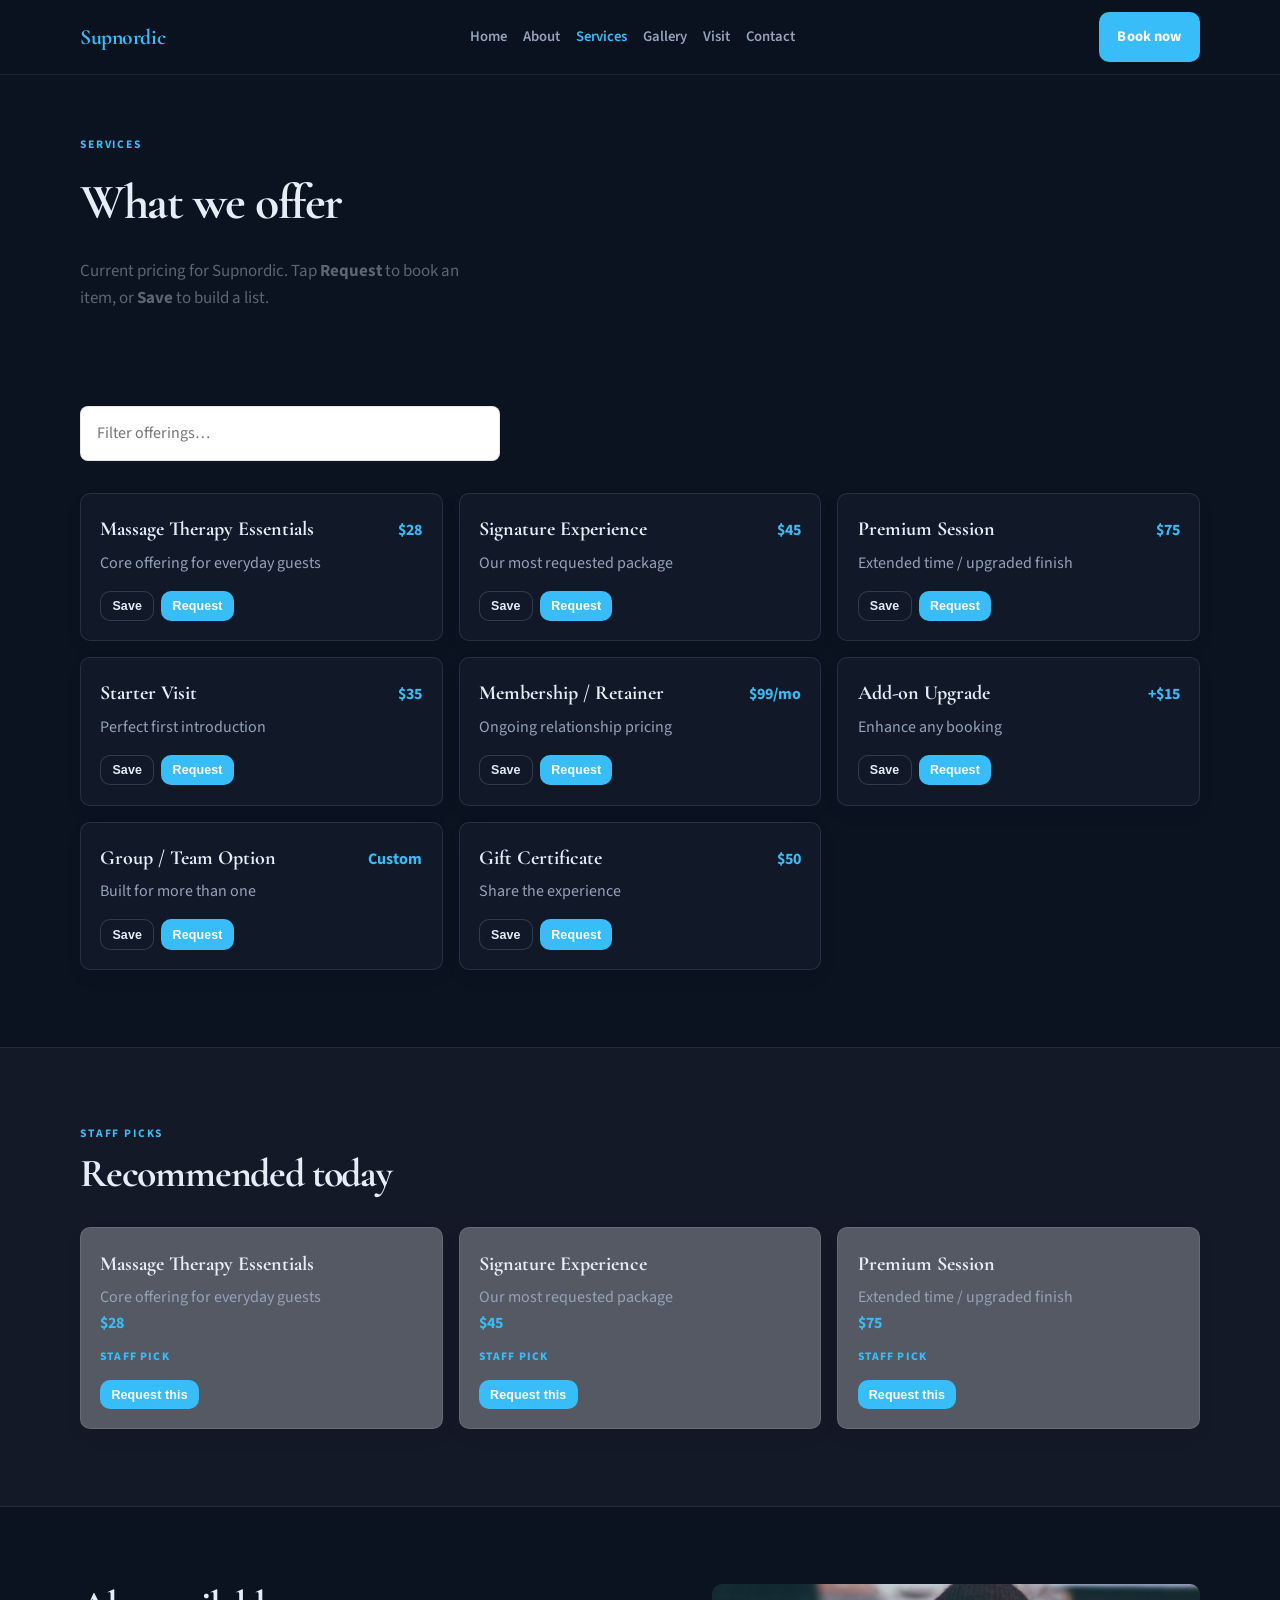
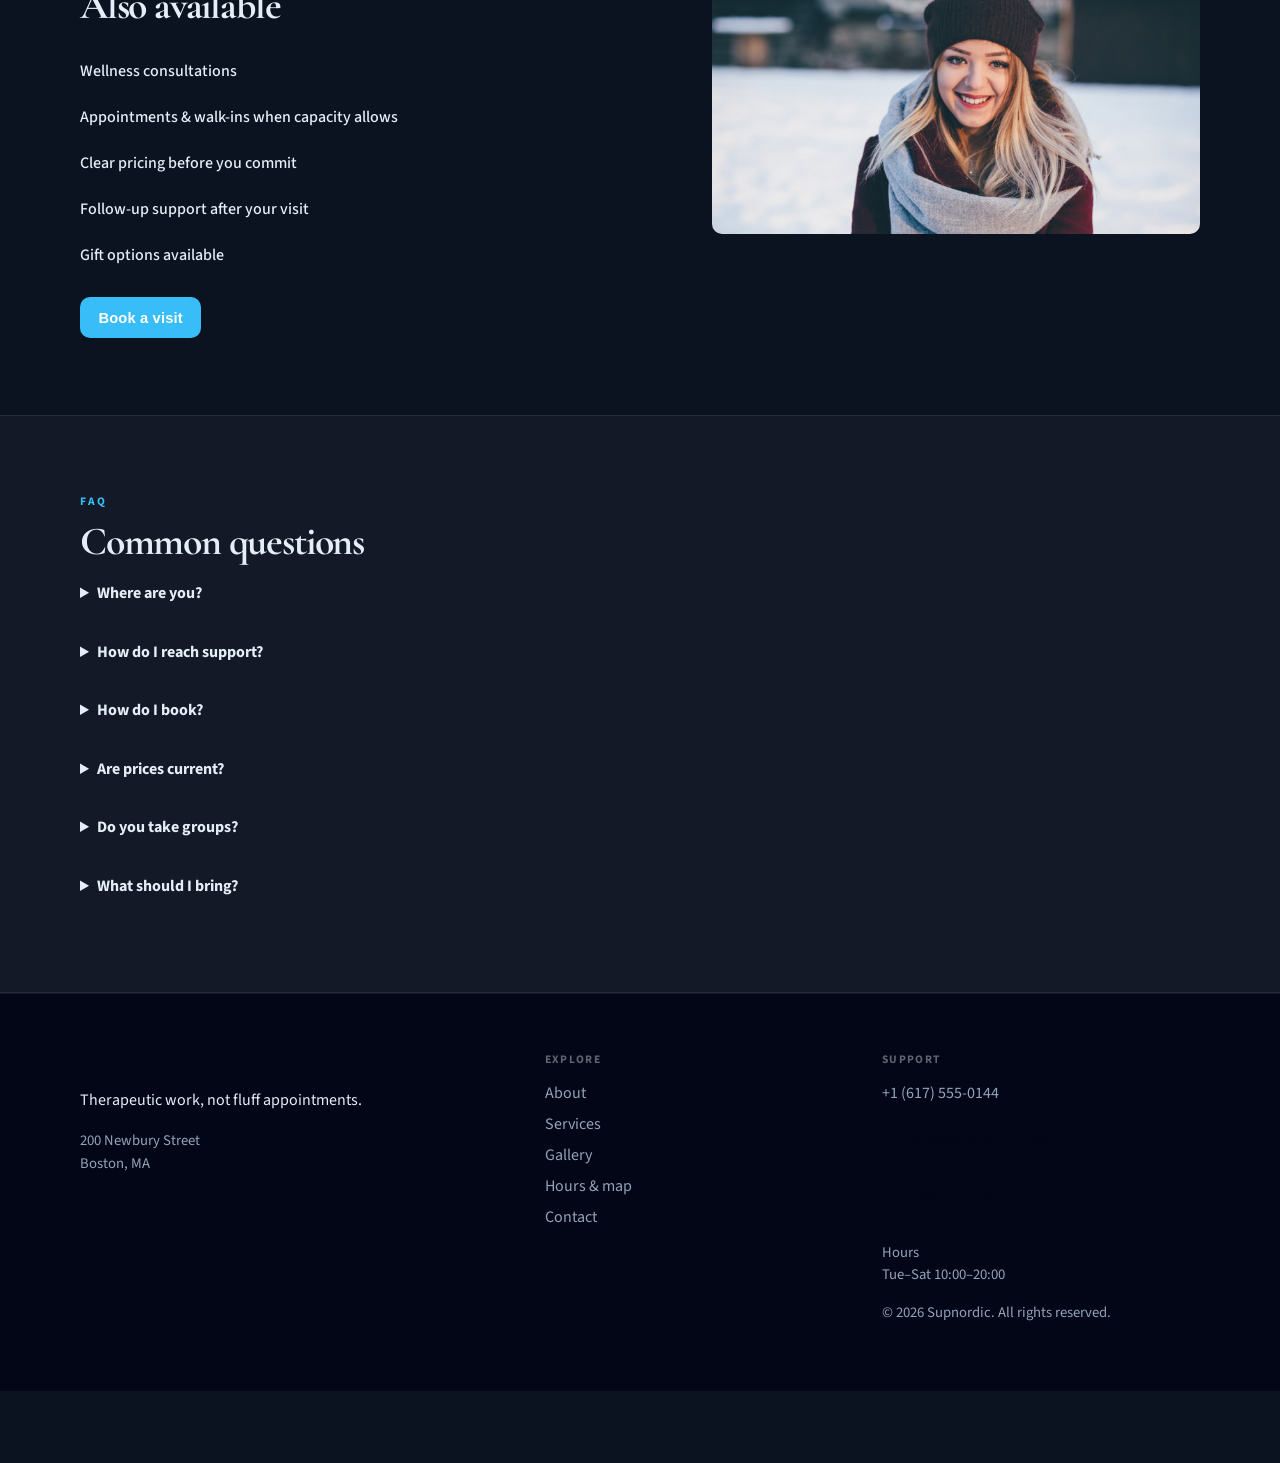
<file: offerings.html>
<!DOCTYPE html>
<html lang="en">
<head>
  <meta charset="UTF-8" />
  <meta name="viewport" content="width=device-width, initial-scale=1" />
  <title>Services | Supnordic</title>
  <meta name="description" content="Services — Supnordic" />
  <meta name="theme-color" content="#111111" />
  <link rel="preconnect" href="https://fonts.googleapis.com" />
  <link rel="preconnect" href="https://fonts.gstatic.com" crossorigin />
  <link href="https://fonts.googleapis.com/css2?family=Cormorant+Garamond:wght@600;700&family=Source+Sans+3:wght@400;500;600;700&display=swap" rel="stylesheet" />
  <link rel="stylesheet" href="styles.css" />
  <link rel="icon" href="favicon.svg" type="image/svg+xml" />
</head>
<body>

  <header class="top">
    <div class="shell bar">
      <a class="logo" href="index.html">Supnordic</a>
      <button class="nav-toggle" type="button" aria-label="Open menu" data-nav-toggle>
        <span></span><span></span><span></span>
      </button>
      <nav data-nav><a href="index.html">Home</a><a href="about.html">About</a><a href="offerings.html" class="on">Services</a><a href="gallery.html">Gallery</a><a href="visit.html">Visit</a><a href="contact.html">Contact</a></nav>
      <a class="cta" href="contact.html" data-open-book>Book now</a>
    </div>
  </header>
  <main class="page">
    <section class="page-hero"><div class="shell">
      <p class="eyebrow">Services</p>
      <h1>What we offer</h1>
      <p class="lead">Current pricing for Supnordic. Tap <strong>Request</strong> to book an item, or <strong>Save</strong> to build a list.</p>
      <div class="saved-tray" data-saved-tray hidden>
        <strong>Your list</strong>
        <ul data-saved-list></ul>
        <button type="button" class="btn solid mini" data-open-book data-pref-from-list>Request saved items</button>
        <button type="button" class="btn quiet mini" data-clear-saved>Clear</button>
      </div>
    </div></section>
    <section class="block"><div class="shell">
      <div class="offer-tools">
        <input data-filter-offer type="search" placeholder="Filter offerings…" />
      </div>
      <div class="menu-grid"><article class="item" data-item="Massage Therapy Essentials">
          <div class="item-top"><h3>Massage Therapy Essentials</h3><span class="price">$28</span></div>
          <p>Core offering for everyday guests</p>
          <div class="item-actions">
            <button type="button" class="btn quiet mini" data-save-item data-name="Massage Therapy Essentials">Save</button>
            <button type="button" class="btn solid mini" data-open-book data-pref="Massage Therapy Essentials">Request</button>
          </div>
        </article>
<article class="item" data-item="Signature Experience">
          <div class="item-top"><h3>Signature Experience</h3><span class="price">$45</span></div>
          <p>Our most requested package</p>
          <div class="item-actions">
            <button type="button" class="btn quiet mini" data-save-item data-name="Signature Experience">Save</button>
            <button type="button" class="btn solid mini" data-open-book data-pref="Signature Experience">Request</button>
          </div>
        </article>
<article class="item" data-item="Premium Session">
          <div class="item-top"><h3>Premium Session</h3><span class="price">$75</span></div>
          <p>Extended time / upgraded finish</p>
          <div class="item-actions">
            <button type="button" class="btn quiet mini" data-save-item data-name="Premium Session">Save</button>
            <button type="button" class="btn solid mini" data-open-book data-pref="Premium Session">Request</button>
          </div>
        </article>
<article class="item" data-item="Starter Visit">
          <div class="item-top"><h3>Starter Visit</h3><span class="price">$35</span></div>
          <p>Perfect first introduction</p>
          <div class="item-actions">
            <button type="button" class="btn quiet mini" data-save-item data-name="Starter Visit">Save</button>
            <button type="button" class="btn solid mini" data-open-book data-pref="Starter Visit">Request</button>
          </div>
        </article>
<article class="item" data-item="Membership / Retainer">
          <div class="item-top"><h3>Membership / Retainer</h3><span class="price">$99/mo</span></div>
          <p>Ongoing relationship pricing</p>
          <div class="item-actions">
            <button type="button" class="btn quiet mini" data-save-item data-name="Membership / Retainer">Save</button>
            <button type="button" class="btn solid mini" data-open-book data-pref="Membership / Retainer">Request</button>
          </div>
        </article>
<article class="item" data-item="Add-on Upgrade">
          <div class="item-top"><h3>Add-on Upgrade</h3><span class="price">+$15</span></div>
          <p>Enhance any booking</p>
          <div class="item-actions">
            <button type="button" class="btn quiet mini" data-save-item data-name="Add-on Upgrade">Save</button>
            <button type="button" class="btn solid mini" data-open-book data-pref="Add-on Upgrade">Request</button>
          </div>
        </article>
<article class="item" data-item="Group / Team Option">
          <div class="item-top"><h3>Group / Team Option</h3><span class="price">Custom</span></div>
          <p>Built for more than one</p>
          <div class="item-actions">
            <button type="button" class="btn quiet mini" data-save-item data-name="Group / Team Option">Save</button>
            <button type="button" class="btn solid mini" data-open-book data-pref="Group / Team Option">Request</button>
          </div>
        </article>
<article class="item" data-item="Gift Certificate">
          <div class="item-top"><h3>Gift Certificate</h3><span class="price">$50</span></div>
          <p>Share the experience</p>
          <div class="item-actions">
            <button type="button" class="btn quiet mini" data-save-item data-name="Gift Certificate">Save</button>
            <button type="button" class="btn solid mini" data-open-book data-pref="Gift Certificate">Request</button>
          </div>
        </article></div>
    </div></section>
    <section class="block tint"><div class="shell">
      <p class="eyebrow">Staff picks</p>
      <h2>Recommended today</h2>
      <div class="menu-grid"><article class="item soft" data-item="Massage Therapy Essentials">
          <h3>Massage Therapy Essentials</h3><p>Core offering for everyday guests</p><span class="price">$28</span><p class="tag">Staff pick</p>
          <div class="item-actions">
            <button type="button" class="btn solid mini" data-open-book data-pref="Massage Therapy Essentials">Request this</button>
          </div>
        </article>
<article class="item soft" data-item="Signature Experience">
          <h3>Signature Experience</h3><p>Our most requested package</p><span class="price">$45</span><p class="tag">Staff pick</p>
          <div class="item-actions">
            <button type="button" class="btn solid mini" data-open-book data-pref="Signature Experience">Request this</button>
          </div>
        </article>
<article class="item soft" data-item="Premium Session">
          <h3>Premium Session</h3><p>Extended time / upgraded finish</p><span class="price">$75</span><p class="tag">Staff pick</p>
          <div class="item-actions">
            <button type="button" class="btn solid mini" data-open-book data-pref="Premium Session">Request this</button>
          </div>
        </article></div>
    </div></section>
    <section class="block"><div class="shell split">
      <div>
        <h2>Also available</h2>
        <ul class="checks"><li>Wellness consultations</li>
<li>Appointments & walk-ins when capacity allows</li>
<li>Clear pricing before you commit</li>
<li>Follow-up support after your visit</li>
<li>Gift options available</li></ul>
        <button type="button" class="btn solid" data-open-book style="margin-top:1.2rem">Book a visit</button>
      </div>
      <img class="solo" src="assets/img-5.jpg" alt="offerings" />
    </div></section>
    <section class="block tint"><div class="shell">
      <p class="eyebrow">FAQ</p>
      <h2>Common questions</h2>
      <div class="faq"><details><summary>Where are you?</summary><p>200 Newbury Street, Boston, MA. See the map on Visit.</p></details>
<details><summary>How do I reach support?</summary><p>Use the Contact form or email support@supnordic.com. We reply during open hours.</p></details>
<details><summary>How do I book?</summary><p>Send a message on Contact, email bookings@supnordic.com, or call +1 (617) 555-0144.</p></details>
<details><summary>Are prices current?</summary><p>Listed prices are current and may shift with seasons — we update this site when they do.</p></details>
<details><summary>Do you take groups?</summary><p>Yes for many bookings — tell us the size and date and we'll confirm what Supnordic can host.</p></details>
<details><summary>What should I bring?</summary><p>Just yourself (and any notes on allergies, sizes, or preferences). We'll handle the rest.</p></details></div>
    </div></section>
  </main>

  <footer class="foot">
    <div class="shell foot-grid">
      <div>
        <strong>Supnordic</strong>
        <p>Therapeutic work, not fluff appointments.</p>
        <p class="foot-meta">200 Newbury Street<br/>Boston, MA</p>
      </div>
      <div>
        <p class="fh">Explore</p>
        <a href="about.html">About</a>
        <a href="offerings.html">Services</a>
        <a href="gallery.html">Gallery</a>
        <a href="visit.html">Hours &amp; map</a>
        <a href="contact.html">Contact</a>
      </div>
      <div>
        <p class="fh">Support</p>
        <a href="tel:+16175550144">+1 (617) 555-0144</a>
        <p class="mail-plain">support@supnordic.com</p>
        <p class="mail-plain">hello@supnordic.com</p>
        <p class="foot-meta">Hours<br/>Tue–Sat 10:00–20:00</p>
        <p class="foot-meta">© 2026 Supnordic. All rights reserved.</p>
      </div>
    </div>
  </footer>
  <div class="mobile-cta">
    <a href="tel:+16175550144">Call</a>
    <button type="button" data-open-book>Book</button>
    <a href="visit.html">Map</a>
  </div>
  <div class="toast" data-toast hidden></div>

  <div class="modal" data-book-modal hidden>
    <div class="modal-card">
      <button class="modal-close" type="button" data-close-book aria-label="Close">×</button>
      <p class="eyebrow">Quick book</p>
      <h3>Request a spot at Supnordic</h3>
      <p class="lead">We confirm by email during open hours.</p>
      <form class="contact-form compact" data-quick-book data-support="support@supnordic.com">
        <label>Name<input name="name" required placeholder="Your name" /></label>
        <label>Email<input type="email" name="email" required placeholder="you@email.com" /></label>
        <label>When<input name="when" required placeholder="Day &amp; time" /></label>
        <label>Notes<textarea name="message" rows="3" placeholder="Party size, preferences…"></textarea></label>
        <button class="btn solid" type="submit">Send request</button>
      </form>
    </div>
  </div>

  <div class="lightbox" data-lightbox hidden>
    <button class="modal-close" type="button" data-lightbox-close aria-label="Close">×</button>
    <img data-lightbox-img alt="" />
    <div class="lightbox-nav">
      <button type="button" data-lightbox-prev>‹</button>
      <button type="button" data-lightbox-next>›</button>
    </div>
  </div>
  <script src="site.js"></script>
</body></html>
</file>
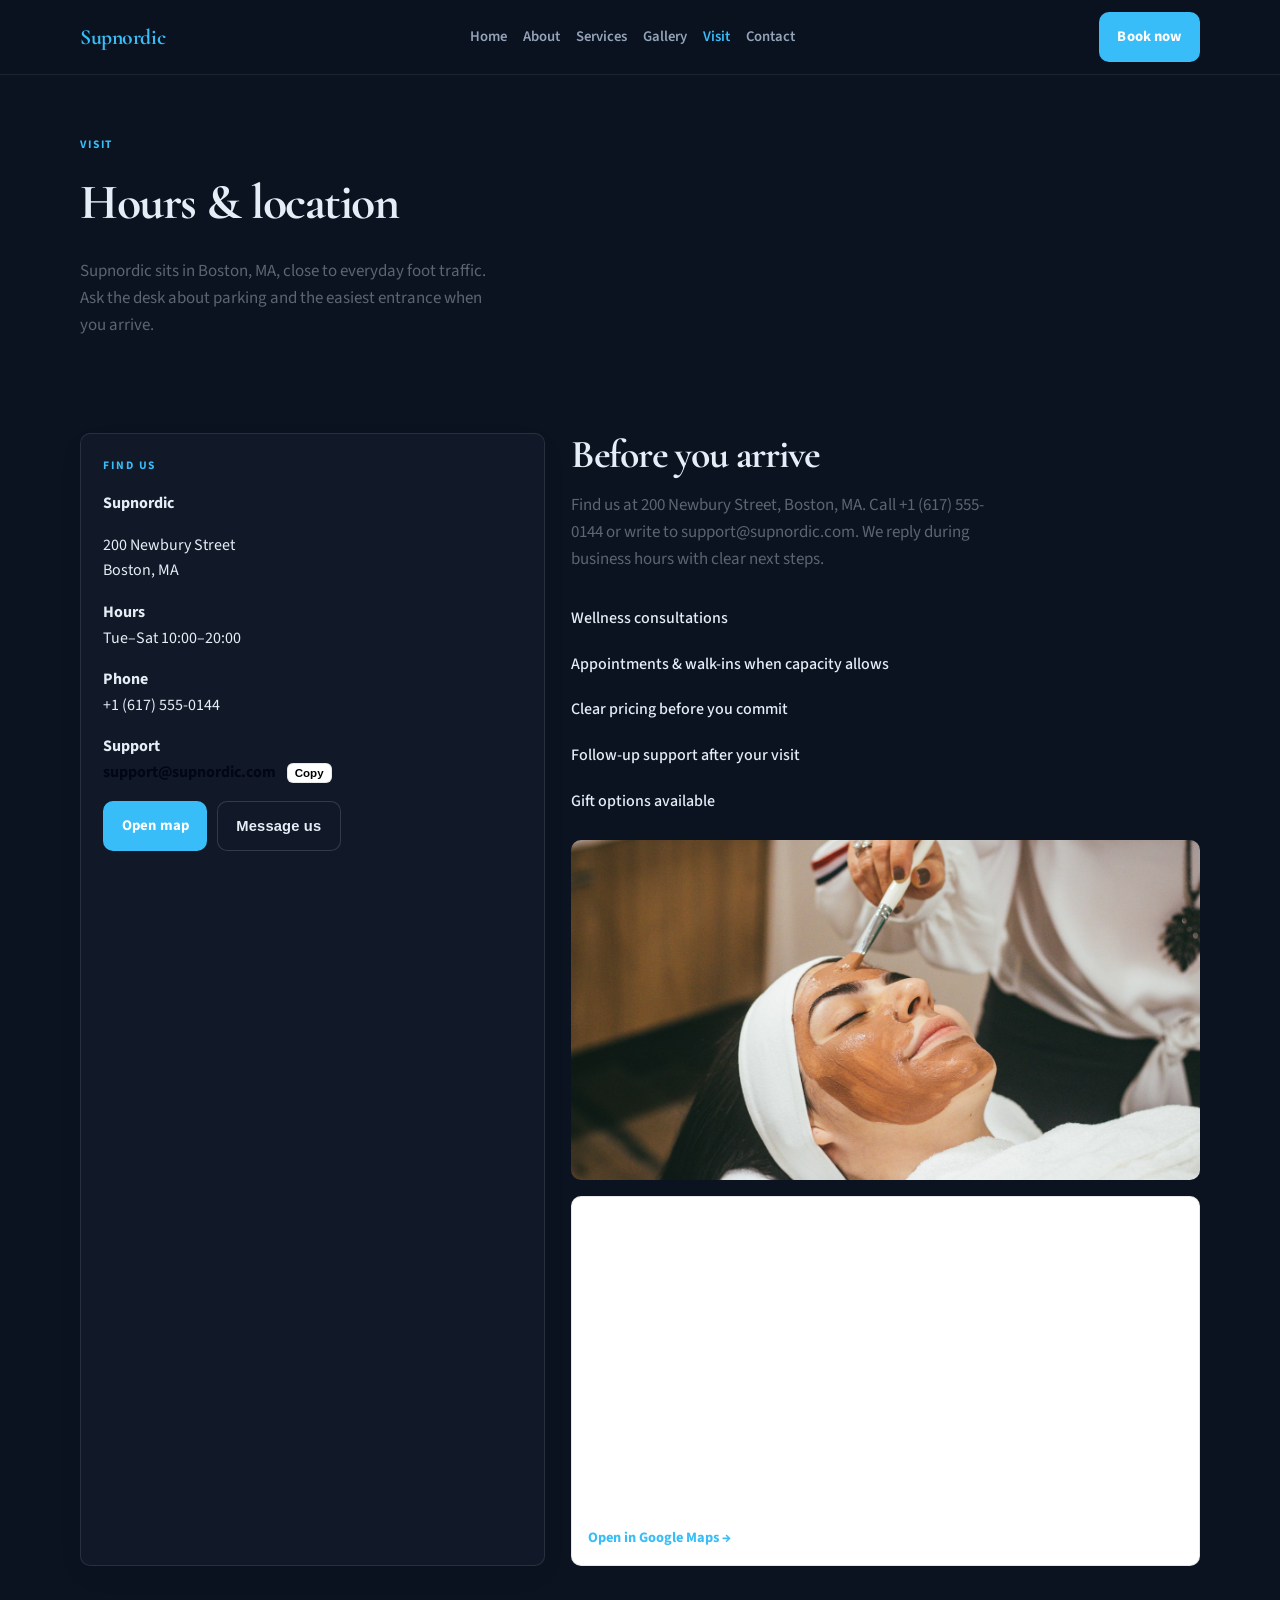
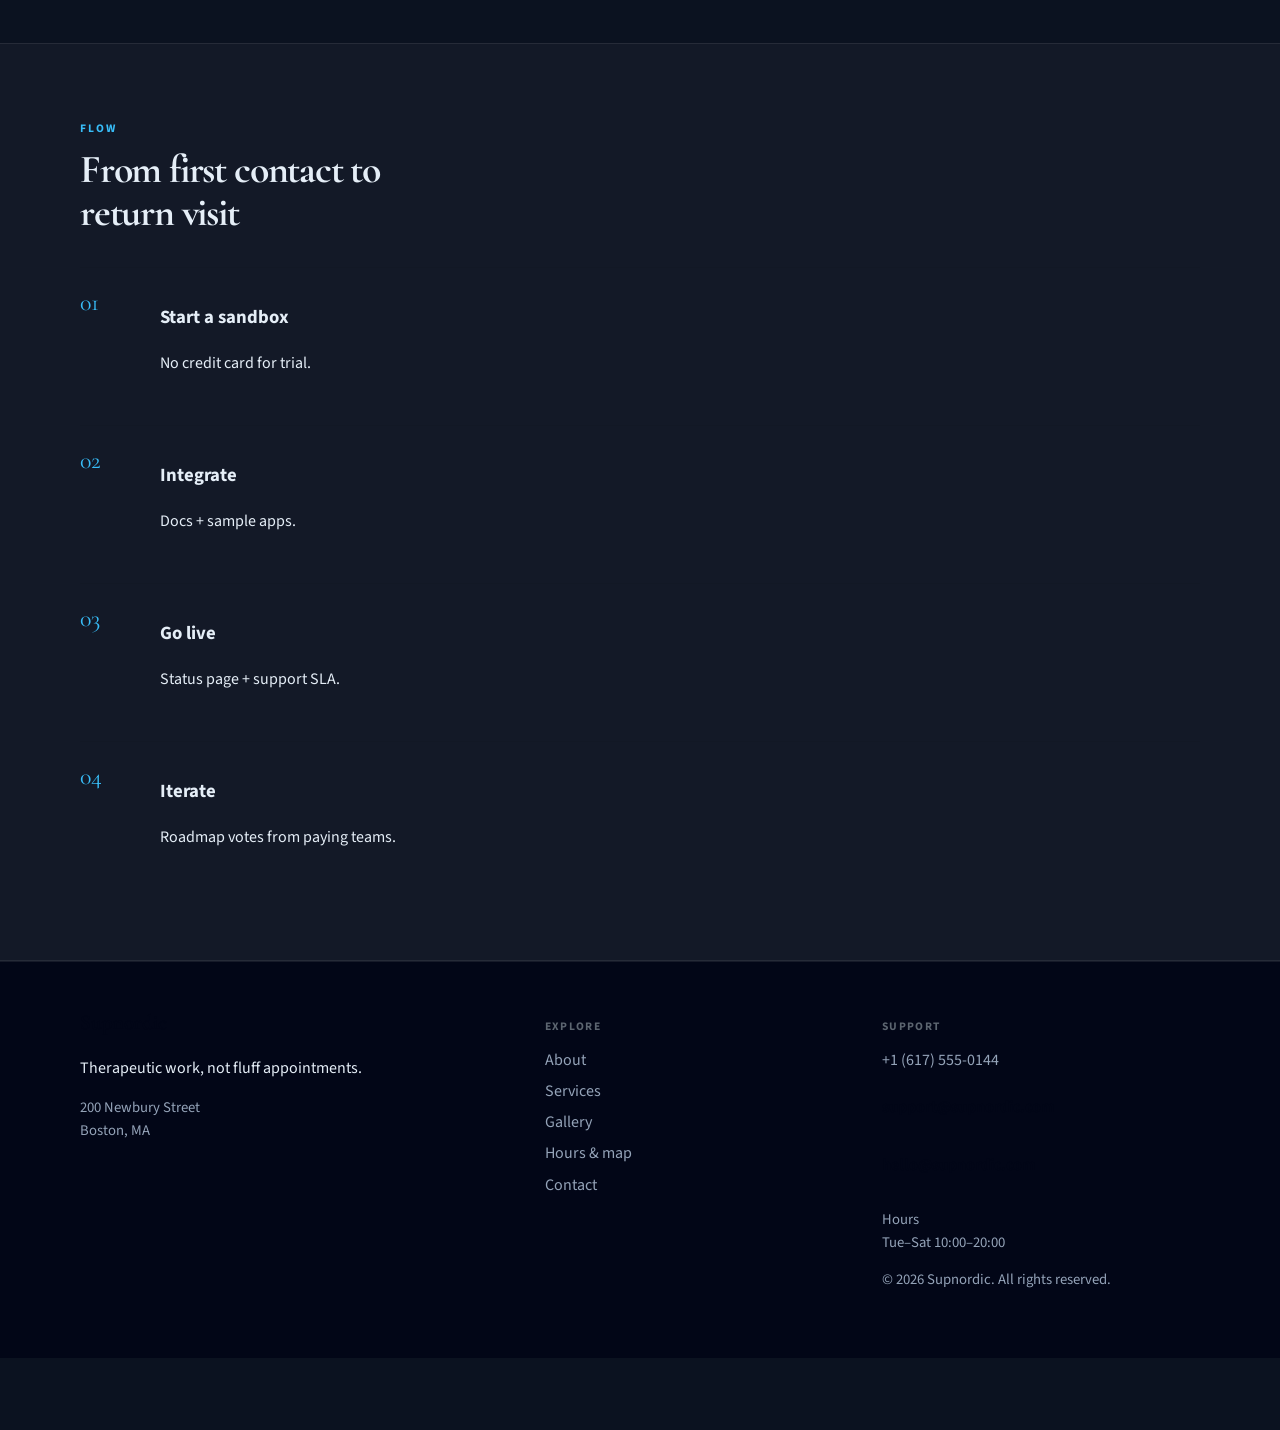
<file: visit.html>
<!DOCTYPE html>
<html lang="en">
<head>
  <meta charset="UTF-8" />
  <meta name="viewport" content="width=device-width, initial-scale=1" />
  <title>Visit | Supnordic</title>
  <meta name="description" content="Tue–Sat 10:00–20:00" />
  <meta name="theme-color" content="#111111" />
  <link rel="preconnect" href="https://fonts.googleapis.com" />
  <link rel="preconnect" href="https://fonts.gstatic.com" crossorigin />
  <link href="https://fonts.googleapis.com/css2?family=Cormorant+Garamond:wght@600;700&family=Source+Sans+3:wght@400;500;600;700&display=swap" rel="stylesheet" />
  <link rel="stylesheet" href="styles.css" />
  <link rel="icon" href="favicon.svg" type="image/svg+xml" />
</head>
<body>

  <header class="top">
    <div class="shell bar">
      <a class="logo" href="index.html">Supnordic</a>
      <button class="nav-toggle" type="button" aria-label="Open menu" data-nav-toggle>
        <span></span><span></span><span></span>
      </button>
      <nav data-nav><a href="index.html">Home</a><a href="about.html">About</a><a href="offerings.html">Services</a><a href="gallery.html">Gallery</a><a href="visit.html" class="on">Visit</a><a href="contact.html">Contact</a></nav>
      <a class="cta" href="contact.html" data-open-book>Book now</a>
    </div>
  </header>
  <main class="page">
    <section class="page-hero"><div class="shell">
      <p class="eyebrow">Visit</p>
      <h1>Hours &amp; location</h1>
      <p class="lead">Supnordic sits in Boston, MA, close to everyday foot traffic. Ask the desk about parking and the easiest entrance when you arrive.</p>
    </div></section>
    <section class="block"><div class="shell visit-grid">
      <aside class="card">
        <p class="eyebrow">Find us</p>
        <p><strong>Supnordic</strong></p>
        <p>200 Newbury Street<br/>Boston, MA</p>
        <p><strong>Hours</strong><br/>Tue–Sat 10:00–20:00</p>
        <p><strong>Phone</strong><br/><a href="tel:+16175550144">+1 (617) 555-0144</a></p>
          <p><strong>Support</strong><br/><span class="mail-plain" data-copy-mail>support@supnordic.com</span>
            <button type="button" class="copy-btn" data-copy="support@supnordic.com">Copy</button></p>
        <div class="card-actions">
          <a class="btn solid" href="https://www.google.com/maps/search/?api=1&query=200+Newbury+Street%2C+Boston%2C+MA" target="_blank" rel="noopener">Open map</a>
          <button type="button" class="btn quiet" data-open-book>Message us</button>
        </div>
      </aside>
      <div>
        <h2>Before you arrive</h2>
        <p class="lead">Find us at 200 Newbury Street, Boston, MA. Call +1 (617) 555-0144 or write to support@supnordic.com. We reply during business hours with clear next steps.</p>
        <ul class="checks"><li>Wellness consultations</li>
<li>Appointments & walk-ins when capacity allows</li>
<li>Clear pricing before you commit</li>
<li>Follow-up support after your visit</li>
<li>Gift options available</li></ul>
        <img class="solo wide" src="assets/img-6.jpg" alt="visit" />
        <div class="map-wrap">
          <iframe title="Map — Supnordic" src="https://maps.google.com/maps?q=200+Newbury+Street%2C+Boston%2C+MA&z=15&output=embed" loading="lazy"
            referrerpolicy="no-referrer-when-downgrade" allowfullscreen></iframe>
          <p class="map-note"><a href="https://www.google.com/maps/search/?api=1&query=200+Newbury+Street%2C+Boston%2C+MA" target="_blank" rel="noopener">Open in Google Maps →</a></p>
        </div>
      </div>
    </div></section>
    <section class="block tint"><div class="shell">
      <p class="eyebrow">Flow</p>
      <h2>From first contact to return visit</h2>
      <ol class="process"><li><span>01</span><div><h3>Start a sandbox</h3><p>No credit card for trial.</p></div></li>
<li><span>02</span><div><h3>Integrate</h3><p>Docs + sample apps.</p></div></li>
<li><span>03</span><div><h3>Go live</h3><p>Status page + support SLA.</p></div></li>
<li><span>04</span><div><h3>Iterate</h3><p>Roadmap votes from paying teams.</p></div></li></ol>
    </div></section>
  </main>

  <footer class="foot">
    <div class="shell foot-grid">
      <div>
        <strong>Supnordic</strong>
        <p>Therapeutic work, not fluff appointments.</p>
        <p class="foot-meta">200 Newbury Street<br/>Boston, MA</p>
      </div>
      <div>
        <p class="fh">Explore</p>
        <a href="about.html">About</a>
        <a href="offerings.html">Services</a>
        <a href="gallery.html">Gallery</a>
        <a href="visit.html">Hours &amp; map</a>
        <a href="contact.html">Contact</a>
      </div>
      <div>
        <p class="fh">Support</p>
        <a href="tel:+16175550144">+1 (617) 555-0144</a>
        <p class="mail-plain">support@supnordic.com</p>
        <p class="mail-plain">hello@supnordic.com</p>
        <p class="foot-meta">Hours<br/>Tue–Sat 10:00–20:00</p>
        <p class="foot-meta">© 2026 Supnordic. All rights reserved.</p>
      </div>
    </div>
  </footer>
  <div class="mobile-cta">
    <a href="tel:+16175550144">Call</a>
    <button type="button" data-open-book>Book</button>
    <a href="visit.html">Map</a>
  </div>
  <div class="toast" data-toast hidden></div>

  <div class="modal" data-book-modal hidden>
    <div class="modal-card">
      <button class="modal-close" type="button" data-close-book aria-label="Close">×</button>
      <p class="eyebrow">Quick book</p>
      <h3>Request a spot at Supnordic</h3>
      <p class="lead">We confirm by email during open hours.</p>
      <form class="contact-form compact" data-quick-book data-support="support@supnordic.com">
        <label>Name<input name="name" required placeholder="Your name" /></label>
        <label>Email<input type="email" name="email" required placeholder="you@email.com" /></label>
        <label>When<input name="when" required placeholder="Day &amp; time" /></label>
        <label>Notes<textarea name="message" rows="3" placeholder="Party size, preferences…"></textarea></label>
        <button class="btn solid" type="submit">Send request</button>
      </form>
    </div>
  </div>

  <div class="lightbox" data-lightbox hidden>
    <button class="modal-close" type="button" data-lightbox-close aria-label="Close">×</button>
    <img data-lightbox-img alt="" />
    <div class="lightbox-nav">
      <button type="button" data-lightbox-prev>‹</button>
      <button type="button" data-lightbox-next>›</button>
    </div>
  </div>
  <script src="site.js"></script>
</body></html>
</file>
<file: styles.css>
:root {
  --ink:#121417; --muted:#5c6570; --paper:#0b1220;
  --accent:#38bdf8; --deep:#020617; --line:rgba(18,20,23,.10);
  --display:"Cormorant Garamond",Georgia,"Times New Roman",serif;
  --body:"Source Sans 3","Segoe UI",sans-serif; --shell:1120px;
  --radius:10px;
}
*{box-sizing:border-box} html{scroll-behavior:smooth}
body{margin:0;font-family:var(--body);color:var(--ink);background:var(--paper);line-height:1.6;padding-bottom:72px;-webkit-font-smoothing:antialiased}
a{color:inherit;text-decoration:none} img{max-width:100%;display:block}
.shell{width:min(var(--shell),calc(100% - 2.4rem));margin-inline:auto}
.sr{position:absolute;left:-9999px}
.mail-plain{display:inline-block;font-weight:700;color:var(--deep);word-break:break-all}
.support-banner{padding:1.25rem 1.35rem;margin:0 0 1.5rem;border:1px solid var(--line);border-left:4px solid var(--accent);background:#fff;border-radius:var(--radius)}
.support-mail{margin:.35rem 0 .5rem;font-family:var(--display);font-size:clamp(1.4rem,3vw,2rem);font-weight:700;color:var(--deep)}
.form-success{margin-top:1.2rem;padding:1.4rem;border:1px solid color-mix(in srgb,var(--accent) 35%,var(--line));background:#fff;border-radius:var(--radius)}
.form-success h3{margin:0 0 .5rem;font-family:var(--display);font-size:1.6rem}
.form-success[hidden],.contact-form[hidden]{display:none !important}
.contact-form select{width:100%;padding:.85rem 1rem;border:1px solid var(--line);border-radius:8px;font:inherit;background:#fff}
.top{position:sticky;top:0;z-index:40;backdrop-filter:blur(14px);background:color-mix(in srgb,var(--paper) 90%,white);border-bottom:1px solid var(--line)}
.bar{min-height:74px;display:flex;align-items:center;justify-content:space-between;gap:1rem;position:relative}
.logo{font-family:var(--display);font-weight:700;font-size:1.35rem;color:var(--deep);letter-spacing:-.02em}
nav{display:flex;flex-wrap:wrap;gap:1rem;font-weight:600;font-size:.92rem;color:var(--muted)}
nav a.on,nav a:hover{color:var(--accent)}
.nav-toggle{display:none;flex-direction:column;gap:5px;background:transparent;border:0;padding:.4rem;cursor:pointer}
.nav-toggle span{display:block;width:22px;height:2px;background:var(--deep)}
.cta,.btn{display:inline-flex;align-items:center;justify-content:center;padding:.8rem 1.15rem;border-radius:var(--radius);font-weight:700;font-size:.92rem;border:0;cursor:pointer;letter-spacing:.01em}
.cta,.btn.solid{background:var(--accent);color:#fff}
.btn.line{border:1px solid rgba(255,255,255,.55);color:#fff;background:transparent}
.btn.quiet{border:1px solid var(--line);background:#fff;color:var(--ink)}
.hero{position:relative;min-height:90vh;display:grid;align-items:end;color:#fff;overflow:hidden}
.hero-bg{position:absolute;inset:0;background-size:cover;background-position:center;animation:zoom 26s ease-in-out infinite alternate}
.hero-shade{position:absolute;inset:0;background:linear-gradient(115deg,rgba(10,12,16,.82),rgba(10,12,16,.28))}
.hero-copy{position:relative;z-index:2;padding:5rem 0 3.8rem;max-width:720px}
.brand{margin:0 0 .75rem;font-family:var(--display);font-size:clamp(1.85rem,3.6vw,2.7rem);font-weight:700}
.hero h1,.page-hero h1{margin:0;font-family:var(--display);letter-spacing:-.03em;font-weight:700}
.hero h1{font-size:clamp(2.15rem,5.2vw,3.55rem);max-width:15ch;line-height:1.05}
.lede{margin:1.15rem 0 0;max-width:42ch;color:rgba(255,255,255,.9);font-size:1.08rem}
.actions{display:flex;flex-wrap:wrap;gap:.75rem;margin-top:1.7rem}
.promo{display:flex;justify-content:space-between;gap:1rem;align-items:center;margin:1.35rem auto;padding:1.05rem 1.25rem;background:#fff;border:1px solid var(--line);border-radius:var(--radius);box-shadow:0 8px 28px rgba(18,20,23,.04)}
.promo p{margin:0;font-weight:600}
.promo a{font-weight:800;color:var(--accent);white-space:nowrap}
.strip{border-bottom:1px solid var(--line);background:rgba(255,255,255,.5)}
.strip-row{display:flex;flex-wrap:wrap;gap:.8rem 1.5rem;padding:1.05rem 0;font-weight:700;color:var(--deep);font-size:.95rem}
.stats-band{border-bottom:1px solid var(--line);background:rgba(255,255,255,.72)}
.stats-row{display:grid;grid-template-columns:repeat(4,1fr);gap:1rem;padding:1.55rem 0}
.stat b{display:block;font-family:var(--display);font-size:1.65rem;color:var(--deep)}
.stat span{display:block;margin-top:.25rem;color:var(--muted);font-size:.88rem}
.mosaic{display:grid;grid-template-columns:1.2fr 1fr 1fr;gap:.85rem}
.mosaic img{width:100%;height:230px;object-fit:cover;border-radius:var(--radius)}
.block{padding:4.8rem 0}.block.tint{background:rgba(255,255,255,.58);border-block:1px solid var(--line)}
.eyebrow{margin:0 0 .55rem;font-size:.72rem;font-weight:700;letter-spacing:.16em;text-transform:uppercase;color:var(--accent)}
h2{margin:0;font-family:var(--display);font-size:clamp(1.85rem,3.1vw,2.55rem);letter-spacing:-.03em;max-width:18ch;line-height:1.1}
.lead{margin:.95rem 0 0;color:var(--muted);max-width:52ch;font-size:1.06rem}
.split{display:grid;grid-template-columns:1.1fr .9fr;gap:2.2rem;align-items:start}
.amenity-grid,.contact-grid,.newsletter{display:grid;grid-template-columns:1.1fr .9fr;gap:2.2rem;align-items:start}
.checks,.why,.hours{margin:1.35rem 0 0;padding:0;list-style:none}
.checks li,.why li,.hours li{padding:.6rem 0;border-top:1px solid var(--line);font-weight:500}
.hours-card,.card{background:#fff;border:1px solid var(--line);border-radius:var(--radius);padding:1.4rem;box-shadow:0 10px 30px rgba(18,20,23,.035)}
.card-actions{display:flex;flex-wrap:wrap;gap:.6rem;margin-top:1rem}
.stack-card p{margin:0 0 1rem}
.about-photos{display:grid;gap:.85rem}
.about-photos img,.solo{width:100%;height:250px;object-fit:cover;border-radius:var(--radius)}
.solo.wide{height:340px;margin-top:1rem}
.menu-grid{margin-top:2rem;display:grid;grid-template-columns:repeat(3,1fr);gap:1rem}
.item{background:#fff;border:1px solid var(--line);border-radius:var(--radius);padding:1.2rem;position:relative;box-shadow:0 8px 24px rgba(18,20,23,.03)}
.item.soft{background:color-mix(in srgb,var(--paper) 70%,white)}
.item-top{display:flex;justify-content:space-between;gap:.5rem;align-items:baseline}
.item h3{margin:0 0 .35rem;font-family:var(--display);font-size:1.25rem}
.item p{margin:0;color:var(--muted)}
.item .tag{margin-top:.7rem;font-size:.72rem;font-weight:800;letter-spacing:.1em;text-transform:uppercase;color:var(--accent)}
.price{font-weight:700;color:var(--accent);white-space:nowrap}
.process{list-style:none;margin:2rem 0 0;padding:0;display:grid;gap:1rem}
.process li{display:grid;grid-template-columns:64px 1fr;gap:1rem;padding:1rem 0;border-top:1px solid var(--line)}
.process span{font-family:var(--display);font-size:1.5rem;color:var(--accent)}
.quotes{display:grid;grid-template-columns:repeat(3,1fr);gap:1rem;margin-top:1.5rem}
blockquote{margin:0;padding:1.3rem;background:#fff;border:1px solid var(--line);border-radius:var(--radius)}
blockquote p{margin:0;font-family:var(--display);font-size:1.25rem;line-height:1.25}
blockquote footer{margin-top:.85rem;color:var(--muted);font-size:.9rem}
.value-grid,.team-grid{display:grid;grid-template-columns:repeat(2,1fr);gap:1rem;margin-top:1.5rem}
.two-col{display:grid;grid-template-columns:1fr 1fr;gap:2rem;align-items:start}
.value-grid article,.person{background:#fff;border:1px solid var(--line);border-radius:var(--radius);padding:1.2rem}
.person .role{color:var(--accent);font-weight:700;margin:.2rem 0 .5rem}
.faq details{border-top:1px solid var(--line);padding:1rem 0}
.faq summary{cursor:pointer;font-weight:700}
.faq p{margin:.6rem 0 0;color:var(--muted)}
.page-hero{padding:3.8rem 0 1.1rem}
.page-hero h1{font-size:clamp(2.1rem,4vw,3.1rem);max-width:16ch}
.page .lead{color:var(--muted)}
.gallery-rich{display:grid;grid-template-columns:repeat(2,1fr);gap:1rem}
.gallery-rich figure{margin:0}
.gallery-rich img{width:100%;height:290px;object-fit:cover;border-radius:var(--radius)}
.gallery-rich figcaption{margin-top:.45rem;color:var(--muted);font-size:.88rem}
.visit-grid{display:grid;grid-template-columns:.85fr 1.15fr;gap:1.6rem}
.map-wrap{margin-top:1rem;border-radius:var(--radius);overflow:hidden;border:1px solid var(--line);background:#fff}
.map-wrap iframe{width:100%;height:320px;border:0;display:block}
.map-note{margin:.55rem 1rem 1rem;font-size:.9rem}
.map-note a{color:var(--accent);font-weight:700}
.contact-form,.news-form{display:grid;gap:.9rem;margin-top:1rem}
.contact-form label{display:grid;gap:.35rem;font-weight:700;font-size:.9rem}
.contact-form input,.contact-form textarea,.news-form input{width:100%;padding:.9rem 1rem;border:1px solid var(--line);border-radius:8px;font:inherit;background:#fff}
.contact-form input:focus,.contact-form textarea:focus,.contact-form select:focus,.news-form input:focus{outline:2px solid color-mix(in srgb,var(--accent) 45%,white);border-color:var(--accent)}
.news-form{grid-template-columns:1fr auto;align-items:center}
.form-note{margin:0;color:var(--muted);font-size:.88rem}
.cta-band{padding:4rem 0;background:var(--deep);color:#fff}
.cta-band h2{color:#fff;max-width:16ch}
.cta-band p{color:rgba(255,255,255,.86);max-width:46ch}
.center-cta{text-align:center;margin-top:2rem}
.textlink{display:inline-block;margin-top:1rem;font-weight:700;color:var(--accent)}
.foot{border-top:1px solid var(--line);padding:2.8rem 0 3.2rem;background:rgba(255,255,255,.72)}
.foot-grid{display:grid;grid-template-columns:1.4fr 1fr 1fr;gap:1.2rem}
.fh{font-size:.72rem;font-weight:700;letter-spacing:.12em;text-transform:uppercase;color:var(--muted)}
.foot a{display:block;margin:.35rem 0;color:var(--muted)}
.foot a:hover{color:var(--accent)}
.foot strong{font-family:var(--display);font-size:1.3rem;color:var(--deep)}
.foot-meta{color:var(--muted);font-size:.92rem;line-height:1.55}
.mobile-cta{display:none;position:fixed;left:0;right:0;bottom:0;z-index:50;background:#fff;border-top:1px solid var(--line);grid-template-columns:1fr 1fr 1fr}
.mobile-cta a,.mobile-cta button{text-align:center;padding:.95rem .4rem;font-weight:800;font-size:.85rem;color:var(--deep);background:transparent;border:0;font-family:inherit;cursor:pointer}
.mobile-cta a:nth-child(2),.mobile-cta button:nth-child(2){background:var(--accent);color:#fff}
.toast{position:fixed;left:50%;bottom:5.5rem;transform:translateX(-50%);background:var(--deep);color:#fff;padding:.9rem 1.2rem;border-radius:999px;font-weight:700;z-index:80;box-shadow:0 12px 32px rgba(0,0,0,.22)}
.btn.mini{padding:.45rem .7rem;font-size:.78rem}
.item-actions{display:flex;flex-wrap:wrap;gap:.45rem;margin-top:.9rem}
.offer-tools{margin-bottom:1rem}
.offer-tools input{width:min(420px,100%);padding:.85rem 1rem;border:1px solid var(--line);border-radius:8px;font:inherit;background:#fff}
.saved-tray{margin:1rem 0;padding:1rem;border:1px dashed var(--line);background:#fff;border-radius:var(--radius)}
.saved-tray ul{margin:.5rem 0 1rem;padding-left:1.1rem}
.open-badge{display:inline-flex;align-items:center;gap:.35rem;padding:.35rem .65rem;border-radius:999px;font-size:.75rem;font-weight:800;letter-spacing:.04em;text-transform:uppercase;background:#ecfdf5;color:#166534;border:1px solid #86efac}
.open-badge.closed{background:#fef2f2;color:#991b1b;border-color:#fecaca}
.open-badge.unknown{background:#f8fafc;color:#475569;border-color:#cbd5e1}
.text-cta{border:0;background:transparent;color:var(--accent);font-weight:800;cursor:pointer;font:inherit;padding:0}
.copy-btn{margin-left:.45rem;border:1px solid var(--line);background:#fff;border-radius:6px;padding:.2rem .45rem;font-size:.72rem;font-weight:700;cursor:pointer}
.gal-btn{display:block;width:100%;padding:0;border:0;background:transparent;cursor:zoom-in}
.gal-btn img{width:100%;height:290px;object-fit:cover;border-radius:var(--radius)}
.modal,.lightbox{position:fixed;inset:0;z-index:90;background:rgba(10,12,16,.72);display:grid;place-items:center;padding:1rem}
.modal[hidden],.lightbox[hidden]{display:none !important}
.modal-card{width:min(480px,100%);background:var(--paper);border-radius:14px;padding:1.4rem 1.4rem 1.2rem;position:relative;border:1px solid var(--line);box-shadow:0 24px 60px rgba(0,0,0,.28)}
.modal-card h3{margin:.2rem 0 .4rem;font-family:var(--display);font-size:1.7rem}
.modal-close{position:absolute;top:.55rem;right:.7rem;border:0;background:transparent;font-size:1.6rem;cursor:pointer;line-height:1;color:var(--muted)}
.contact-form.compact{margin-top:.8rem}
.lightbox img{max-width:min(960px,92vw);max-height:82vh;object-fit:contain;border-radius:10px;background:#000}
.lightbox-nav{position:absolute;bottom:1.2rem;display:flex;gap:.6rem}
.lightbox-nav button{border:0;background:#fff;color:#111;width:44px;height:44px;border-radius:50%;font-size:1.4rem;cursor:pointer}
.item.is-saved{outline:2px solid color-mix(in srgb,var(--accent) 55%,white)}
.item.is-hidden{display:none}
@keyframes zoom{from{transform:scale(1.03)}to{transform:scale(1.1)}}
@media(max-width:900px){
  .nav-toggle{display:flex}
  nav{display:none;position:absolute;top:74px;left:0;right:0;background:var(--paper);border-bottom:1px solid var(--line);padding:1rem;flex-direction:column;gap:.9rem}
  nav.open{display:flex}
  .cta{display:none}
  .split,.menu-grid,.quotes,.value-grid,.team-grid,.gallery-rich,.visit-grid,.foot-grid,.amenity-grid,.contact-grid,.newsletter,.news-form,.stats-row,.mosaic,.two-col{grid-template-columns:1fr}
  .mobile-cta{display:grid}
  .promo{flex-direction:column;align-items:flex-start}
}

body{color:#e5eef7}
.top{background:rgba(11,18,32,.92);border-color:rgba(255,255,255,.08)}
.logo,nav a.on,.textlink,.price,.eyebrow,.map-note a{color:#38bdf8}
nav,.foot a,.foot-meta,.lead,.item p,blockquote footer{color:#94a3b8}
.item,.card,.person,blockquote,.hours-card,.promo,.contact-form input,.contact-form textarea,.news-form input{
  background:#111827;border-color:rgba(255,255,255,.1);color:#e5eef7
}
.block.tint{background:rgba(255,255,255,.03);border-color:rgba(255,255,255,.08)}
.strip{background:rgba(255,255,255,.03);border-color:rgba(255,255,255,.08)}
.btn.quiet{background:#111827;color:#e5eef7;border-color:rgba(255,255,255,.15)}
.foot{background:#020617;border-color:rgba(255,255,255,.08)}
.mobile-cta{background:#020617;border-color:rgba(255,255,255,.1)}
.mobile-cta a{color:#e5eef7}
</file>
